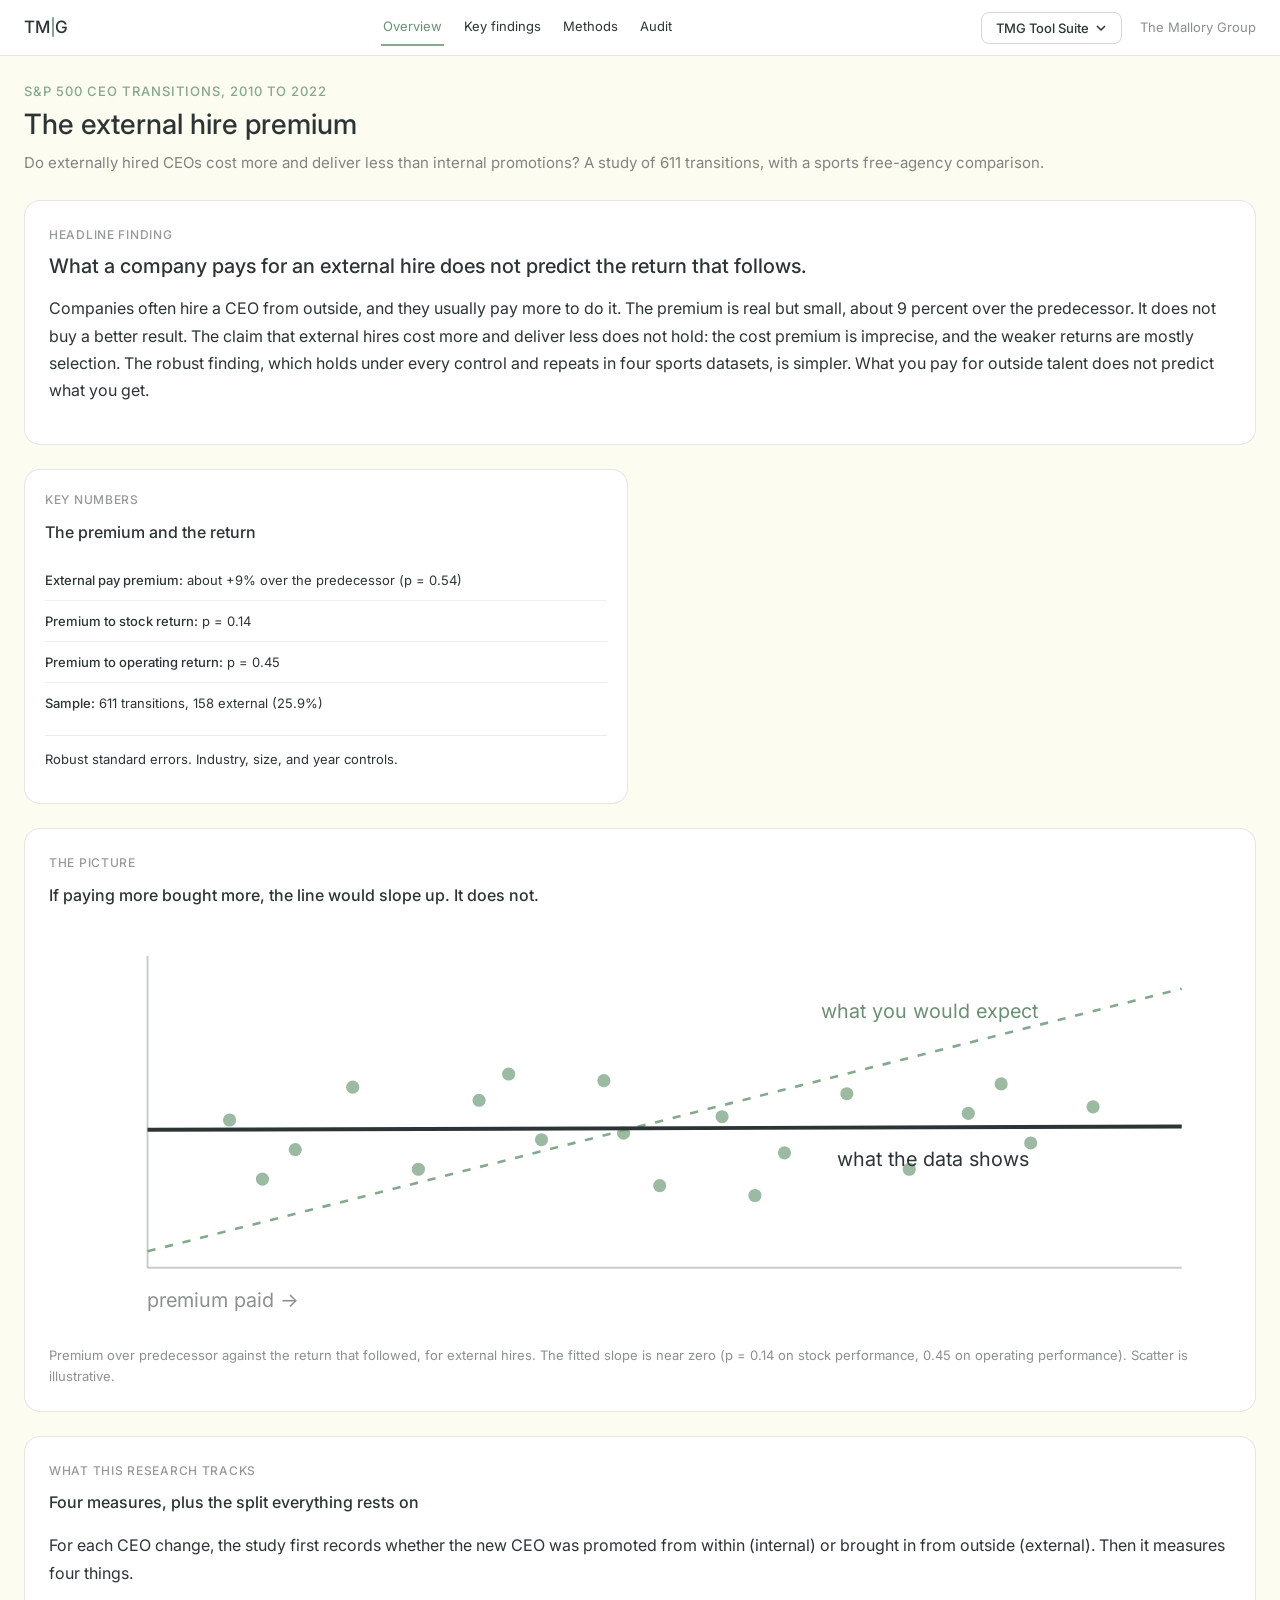
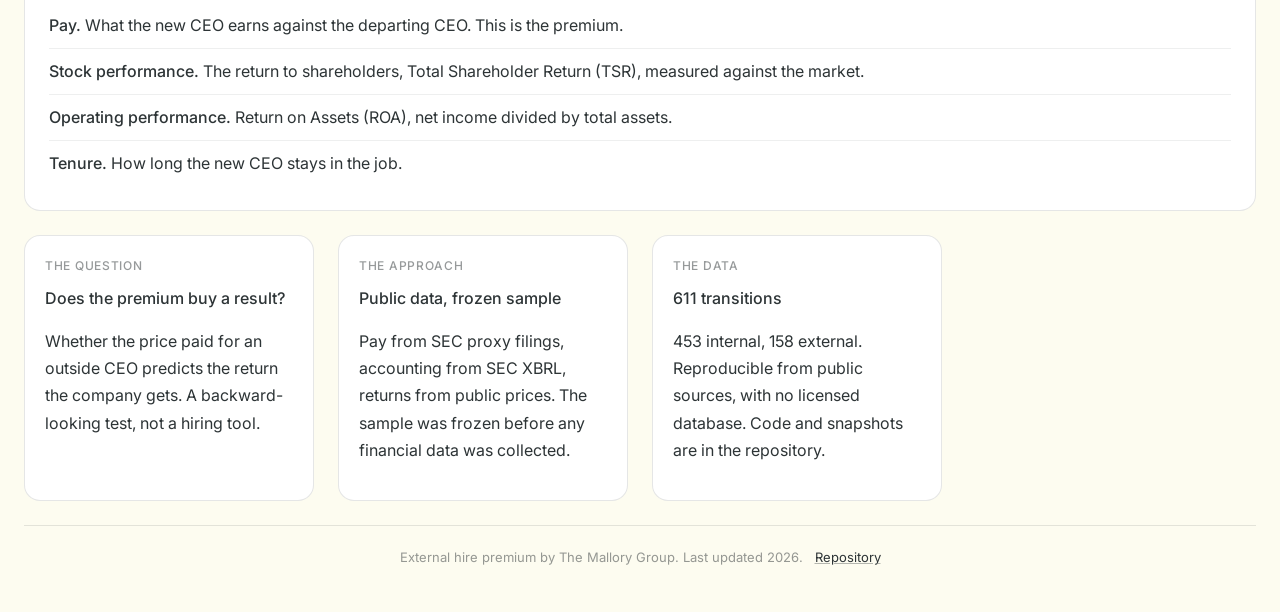
<file: site/index.html>
<!doctype html>
<html lang="en">
<head>
<meta charset="utf-8">
<meta name="viewport" content="width=device-width, initial-scale=1">
<title>External hire premium</title>
<link rel="preconnect" href="https://fonts.googleapis.com">
<link rel="preconnect" href="https://fonts.gstatic.com" crossorigin>
<link href="https://fonts.googleapis.com/css2?family=Inter:wght@400;500&display=swap" rel="stylesheet">
<link rel="stylesheet" href="https://rmallorybpc.github.io/tmg-brand-guide/dist/tmg.css">
<link rel="stylesheet" href="tmg.css">
</head>
<body>

<!-- TMG navigation -->
<nav class="tmg-nav" aria-label="Main">
  <a class="tmg-logo" href="https://rmallorybpc.github.io/external-hire-premium/" aria-label="The Mallory Group home">
    <span>TM</span><span class="tmg-logo-divider" aria-hidden="true"></span><span>G</span>
  </a>
  <div class="ehp-nav-links">
    <div class="ehp-nav-center">
      <a class="tmg-body-sm ehp-nav-link is-active" href="index.html">Overview</a>
      <a class="tmg-body-sm ehp-nav-link" href="findings.html">Key findings</a>
      <a class="tmg-body-sm ehp-nav-link" href="methods.html">Methods</a>
      <a class="tmg-body-sm ehp-nav-link" href="audit.html">Audit</a>
    </div>
    <div class="ehp-nav-meta">
      <div class="tmg-dropdown-wrap">
        <button class="tmg-dropdown-btn" id="toolBtn" aria-haspopup="true" aria-expanded="false">
          TMG Tool Suite
          <svg class="tmg-chevron" width="12" height="12" viewBox="0 0 12 12" aria-hidden="true"><path d="M2 4l4 4 4-4" stroke="currentColor" stroke-width="1.5" fill="none"/></svg>
        </button>
        <div class="tmg-dropdown-menu" id="toolMenu" role="menu">
          <a role="menuitem" target="_blank" rel="noreferrer" href="https://rmallorybpc.github.io/nhl-free-agency-research/welcome.html">NHL Free Agency Research</a>
          <a role="menuitem" target="_blank" rel="noreferrer" href="https://rmallorybpc.github.io/nflanalysis/dashboard/src/findings.html?season=2022&team_id=PHI">NFL Analysis</a>
          <a role="menuitem" target="_blank" rel="noreferrer" href="https://rmallorybpc.github.io/nba-research-project/">NBA Supermax Research</a>
          <a role="menuitem" target="_blank" rel="noreferrer" href="https://rmallorybpc.github.io/nhl-play-for-contract/">NHL Play for Contract</a>
          <a role="menuitem" target="_blank" rel="noreferrer" href="https://rmallorybpc.github.io/talent-portability-research/">Talent Portability Research</a>
          <a role="menuitem" target="_blank" rel="noreferrer" href="https://rmallorybpc.github.io/recipes/">Recipe Book</a>
          <a role="menuitem" target="_blank" rel="noreferrer" href="https://rmallorybpc.github.io/pdf-multi-agent-analysis/">PDF Multi-Agent Analysis</a>
          <a role="menuitem" target="_blank" rel="noreferrer" href="https://content-integrity-audit.pages.dev/">Content Integrity</a>
          <a role="menuitem" target="_blank" rel="noreferrer" href="https://rmallorybpc.github.io/housing-market-intel/">Housing Market Intel</a>
          <a role="menuitem" target="_blank" rel="noreferrer" href="https://rmallorybpc.github.io/real-estate-report/">Real Estate Report</a>
        </div>
      </div>
      <span class="tmg-body-sm tmg-text-muted ehp-brand-lockup">The Mallory Group</span>
    </div>
  </div>
</nav>

<div class="tmg-page">
  <div class="tmg-container">

    <header class="tmg-page-header">
      <p class="tmg-eyebrow">S&P 500 CEO transitions, 2010 to 2022</p>
      <h1 class="tmg-page-title">The external hire premium</h1>
      <p class="tmg-page-desc">Do externally hired CEOs cost more and deliver less than internal
        promotions? A study of 611 transitions, with a sports free-agency comparison.</p>
    </header>

    <div class="tmg-bento-grid">

      <!-- headline finding -->
      <section class="tmg-card-wide" aria-labelledby="hl">
        <p class="tmg-card-label">Headline finding</p>
        <h2 id="hl" class="tmg-h2">What a company pays for an external hire does not predict the
          return that follows.</h2>
        <p class="tmg-body">Companies often hire a CEO from outside, and they usually pay more to
          do it. The premium is real but small, about 9 percent over the predecessor. It does not
          buy a better result. The claim that external hires cost more and deliver less does not
          hold: the cost premium is imprecise, and the weaker returns are mostly selection. The
          robust finding, which holds under every control and repeats in four sports datasets, is
          simpler. What you pay for outside talent does not predict what you get.</p>
      </section>

      <!-- key numbers -->
      <section class="tmg-card ehp-keynumbers" aria-labelledby="kn">
        <p class="tmg-card-label">Key numbers</p>
        <h3 id="kn" class="tmg-card-title">The premium and the return</h3>
        <ul class="ehp-list tmg-body-sm">
          <li><b>External pay premium:</b> about +9% over the predecessor (p = 0.54)</li>
          <li><b>Premium to stock return:</b> p = 0.14</li>
          <li><b>Premium to operating return:</b> p = 0.45</li>
          <li><b>Sample:</b> 611 transitions, 158 external (25.9%)</li>
        </ul>
        <p class="ehp-stat tmg-text-muted">Robust standard errors. Industry, size, and year controls.</p>
      </section>

      <!-- the picture -->
      <section class="tmg-card-wide" aria-labelledby="pic">
        <p class="tmg-card-label">The picture</p>
        <h3 id="pic" class="tmg-card-title">If paying more bought more, the line would slope up. It does not.</h3>
        <svg class="ehp-chart" viewBox="0 0 720 250" role="img" aria-label="Premium paid versus return delivered. The fitted line is flat, near zero.">
          <line x1="60" y1="20" x2="60" y2="210" stroke="rgba(45,52,54,0.25)" stroke-width="1.2"/>
          <line x1="60" y1="210" x2="690" y2="210" stroke="rgba(45,52,54,0.25)" stroke-width="1.2"/>
          <text x="60" y="234" fill="rgba(45,52,54,0.55)" font-family="Inter" font-size="12">premium paid →</text>
          <text x="16" y="30" fill="rgba(45,52,54,0.55)" font-family="Inter" font-size="12" transform="rotate(-90 22,120)">return delivered →</text>
          <line x1="60" y1="200" x2="690" y2="40" stroke="#84A98C" stroke-width="1.6" stroke-dasharray="5 6"/>
          <text x="470" y="58" fill="#6B8F74" font-family="Inter" font-size="12">what you would expect</text>
          <g fill="#84A98C" opacity="0.8">
            <circle cx="110" cy="120" r="4"/><circle cx="150" cy="138" r="4"/><circle cx="185" cy="100" r="4"/>
            <circle cx="225" cy="150" r="4"/><circle cx="262" cy="108" r="4"/><circle cx="300" cy="132" r="4"/>
            <circle cx="338" cy="96" r="4"/><circle cx="372" cy="160" r="4"/><circle cx="410" cy="118" r="4"/>
            <circle cx="448" cy="140" r="4"/><circle cx="486" cy="104" r="4"/><circle cx="524" cy="150" r="4"/>
            <circle cx="560" cy="116" r="4"/><circle cx="598" cy="134" r="4"/><circle cx="636" cy="112" r="4"/>
            <circle cx="130" cy="156" r="4"/><circle cx="280" cy="92" r="4"/><circle cx="430" cy="166" r="4"/>
            <circle cx="580" cy="98" r="4"/><circle cx="350" cy="128" r="4"/>
          </g>
          <line x1="60" y1="126" x2="690" y2="124" stroke="#2D3436" stroke-width="2.4"/>
          <text x="480" y="148" fill="#2D3436" font-family="Inter" font-size="12">what the data shows</text>
        </svg>
        <p class="ehp-cap">Premium over predecessor against the return that followed, for external
          hires. The fitted slope is near zero (p = 0.14 on stock performance, 0.45 on operating
          performance). Scatter is illustrative.</p>
      </section>

      <!-- what it tracks -->
      <section class="tmg-card-wide" aria-labelledby="tr">
        <p class="tmg-card-label">What this research tracks</p>
        <h3 id="tr" class="tmg-card-title">Four measures, plus the split everything rests on</h3>
        <p class="tmg-body">For each CEO change, the study first records whether the new CEO was
          promoted from within (internal) or brought in from outside (external). Then it measures
          four things.</p>
        <ul class="ehp-list tmg-body">
          <li><b>Pay.</b> What the new CEO earns against the departing CEO. This is the premium.</li>
          <li><b>Stock performance.</b> The return to shareholders, Total Shareholder Return (TSR),
            measured against the market.</li>
          <li><b>Operating performance.</b> Return on Assets (ROA), net income divided by total assets.</li>
          <li><b>Tenure.</b> How long the new CEO stays in the job.</li>
        </ul>
      </section>

      <!-- question / approach / data -->
      <section class="tmg-card" aria-labelledby="q1">
        <p class="tmg-card-label">The question</p>
        <h3 id="q1" class="tmg-card-title">Does the premium buy a result?</h3>
        <p class="tmg-body">Whether the price paid for an outside CEO predicts the return the company
          gets. A backward-looking test, not a hiring tool.</p>
      </section>
      <section class="tmg-card" aria-labelledby="q2">
        <p class="tmg-card-label">The approach</p>
        <h3 id="q2" class="tmg-card-title">Public data, frozen sample</h3>
        <p class="tmg-body">Pay from SEC proxy filings, accounting from SEC XBRL, returns from public
          prices. The sample was frozen before any financial data was collected.</p>
      </section>
      <section class="tmg-card" aria-labelledby="q3">
        <p class="tmg-card-label">The data</p>
        <h3 id="q3" class="tmg-card-title">611 transitions</h3>
        <p class="tmg-body">453 internal, 158 external. Reproducible from public sources, with no
          licensed database. Code and snapshots are in the repository.</p>
      </section>

    </div>

    <footer class="tmg-footer">
      External hire premium by The Mallory Group. Last updated 2026.
      <a href="https://github.com/rmallorybpc/external-hire-premium" target="_blank" rel="noreferrer">Repository</a>
    </footer>

  </div>
</div>

<script>
  var btn = document.getElementById('toolBtn');
  var menu = document.getElementById('toolMenu');
  btn.addEventListener('click', function (e) {
    e.stopPropagation();
    var open = menu.classList.toggle('open');
    btn.classList.toggle('open', open);
    btn.setAttribute('aria-expanded', open ? 'true' : 'false');
  });
  document.addEventListener('click', function () {
    menu.classList.remove('open'); btn.classList.remove('open');
    btn.setAttribute('aria-expanded', 'false');
  });
</script>
</body>
</html>
</file>
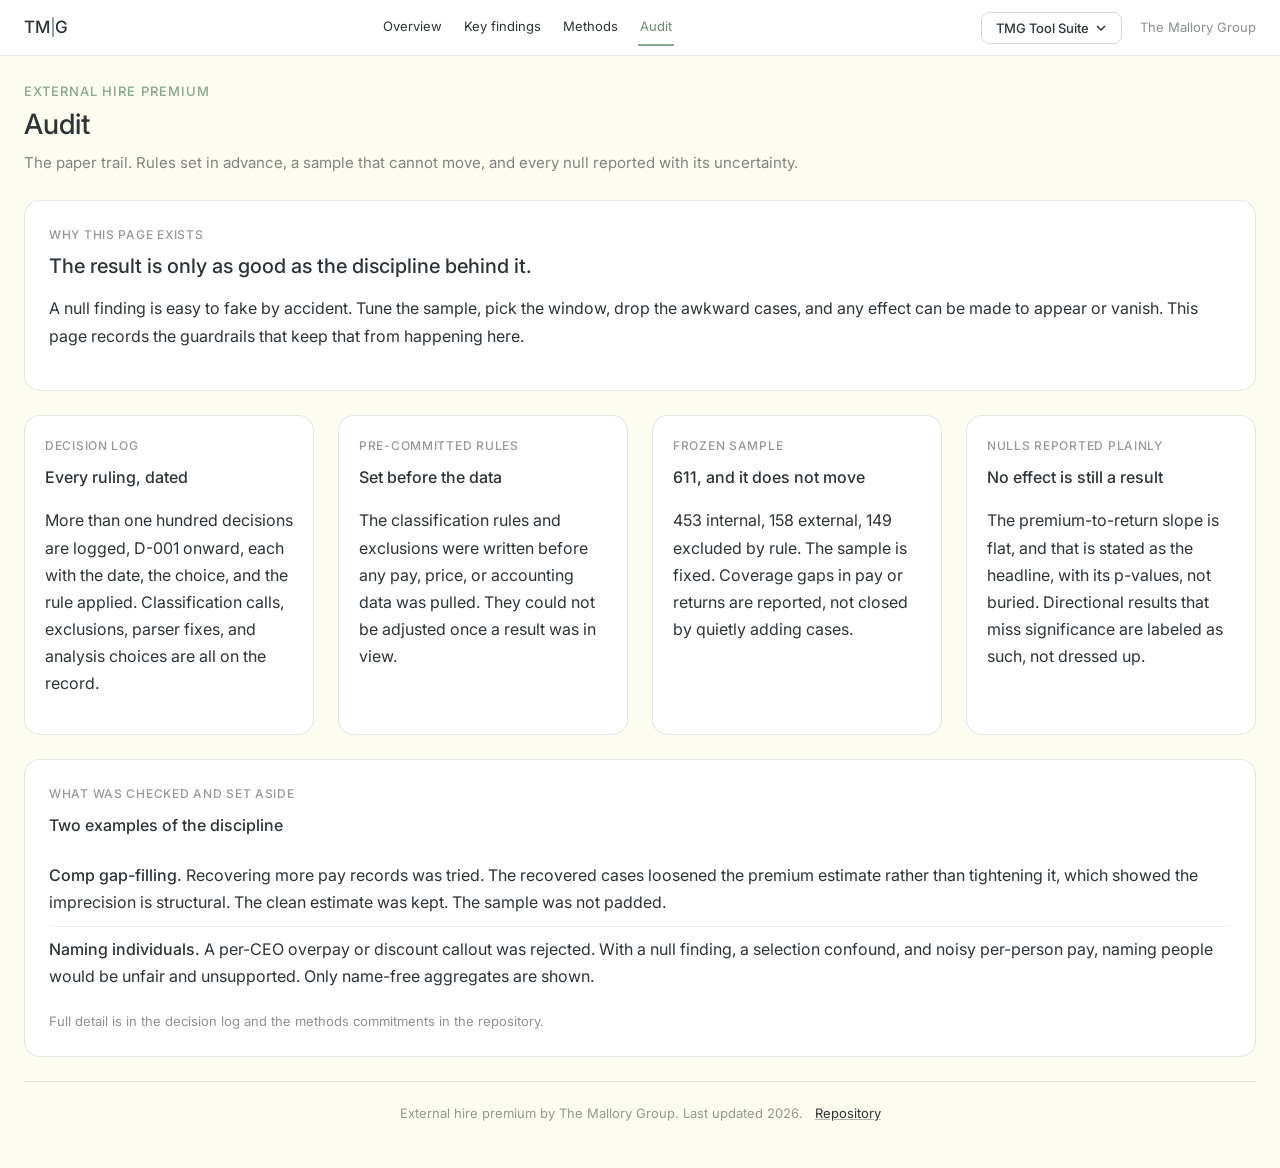
<file: site/audit.html>
<!doctype html>
<html lang="en">
<head>
<meta charset="utf-8">
<meta name="viewport" content="width=device-width, initial-scale=1">
<title>Audit | External hire premium</title>
<link rel="preconnect" href="https://fonts.googleapis.com">
<link rel="preconnect" href="https://fonts.gstatic.com" crossorigin>
<link href="https://fonts.googleapis.com/css2?family=Inter:wght@400;500&display=swap" rel="stylesheet">
<link rel="stylesheet" href="https://rmallorybpc.github.io/tmg-brand-guide/dist/tmg.css">
<link rel="stylesheet" href="tmg.css">
</head>
<body>

<nav class="tmg-nav" aria-label="Main">
  <a class="tmg-logo" href="index.html" aria-label="The Mallory Group home">
    <span>TM</span><span class="tmg-logo-divider" aria-hidden="true"></span><span>G</span>
  </a>
  <div class="ehp-nav-links">
    <div class="ehp-nav-center">
      <a class="tmg-body-sm ehp-nav-link" href="index.html">Overview</a>
      <a class="tmg-body-sm ehp-nav-link" href="findings.html">Key findings</a>
      <a class="tmg-body-sm ehp-nav-link" href="methods.html">Methods</a>
      <a class="tmg-body-sm ehp-nav-link is-active" href="audit.html">Audit</a>
    </div>
    <div class="ehp-nav-meta">
      <div class="tmg-dropdown-wrap">
        <button class="tmg-dropdown-btn" id="toolBtn" aria-haspopup="true" aria-expanded="false">
          TMG Tool Suite
          <svg class="tmg-chevron" width="12" height="12" viewBox="0 0 12 12" aria-hidden="true"><path d="M2 4l4 4 4-4" stroke="currentColor" stroke-width="1.5" fill="none"/></svg>
        </button>
        <div class="tmg-dropdown-menu" id="toolMenu" role="menu">
          <a role="menuitem" target="_blank" rel="noreferrer" href="https://rmallorybpc.github.io/nhl-free-agency-research/welcome.html">NHL Free Agency Research</a>
          <a role="menuitem" target="_blank" rel="noreferrer" href="https://rmallorybpc.github.io/nflanalysis/dashboard/src/findings.html?season=2022&team_id=PHI">NFL Analysis</a>
          <a role="menuitem" target="_blank" rel="noreferrer" href="https://rmallorybpc.github.io/nba-research-project/">NBA Supermax Research</a>
          <a role="menuitem" target="_blank" rel="noreferrer" href="https://rmallorybpc.github.io/nhl-play-for-contract/">NHL Play for Contract</a>
          <a role="menuitem" target="_blank" rel="noreferrer" href="https://rmallorybpc.github.io/talent-portability-research/">Talent Portability Research</a>
          <a role="menuitem" target="_blank" rel="noreferrer" href="https://rmallorybpc.github.io/recipes/">Recipe Book</a>
          <a role="menuitem" target="_blank" rel="noreferrer" href="https://rmallorybpc.github.io/pdf-multi-agent-analysis/">PDF Multi-Agent Analysis</a>
          <a role="menuitem" target="_blank" rel="noreferrer" href="https://content-integrity-audit.pages.dev/">Content Integrity</a>
          <a role="menuitem" target="_blank" rel="noreferrer" href="https://rmallorybpc.github.io/housing-market-intel/">Housing Market Intel</a>
          <a role="menuitem" target="_blank" rel="noreferrer" href="https://rmallorybpc.github.io/real-estate-report/">Real Estate Report</a>
        </div>
      </div>
      <span class="tmg-body-sm tmg-text-muted ehp-brand-lockup">The Mallory Group</span>
    </div>
  </div>
</nav>

<div class="tmg-page"><div class="tmg-container">

    <header class="tmg-page-header">
      <p class="tmg-eyebrow">External hire premium</p>
      <h1 class="tmg-page-title">Audit</h1>
      <p class="tmg-page-desc">The paper trail. Rules set in advance, a sample that cannot move, and
        every null reported with its uncertainty.</p>
    </header>

    <div class="tmg-bento-grid">

      <section class="tmg-card-wide" aria-labelledby="a0">
        <p class="tmg-card-label">Why this page exists</p>
        <h2 id="a0" class="tmg-h2">The result is only as good as the discipline behind it.</h2>
        <p class="tmg-body">A null finding is easy to fake by accident. Tune the sample, pick the
          window, drop the awkward cases, and any effect can be made to appear or vanish. This page
          records the guardrails that keep that from happening here.</p>
      </section>

      <section class="tmg-card" aria-labelledby="a1">
        <p class="tmg-card-label">Decision log</p>
        <h3 id="a1" class="tmg-card-title">Every ruling, dated</h3>
        <p class="tmg-body">More than one hundred decisions are logged, D-001 onward, each with the
          date, the choice, and the rule applied. Classification calls, exclusions, parser fixes,
          and analysis choices are all on the record.</p>
      </section>

      <section class="tmg-card" aria-labelledby="a2">
        <p class="tmg-card-label">Pre-committed rules</p>
        <h3 id="a2" class="tmg-card-title">Set before the data</h3>
        <p class="tmg-body">The classification rules and exclusions were written before any pay,
          price, or accounting data was pulled. They could not be adjusted once a result was in view.</p>
      </section>

      <section class="tmg-card" aria-labelledby="a3">
        <p class="tmg-card-label">Frozen sample</p>
        <h3 id="a3" class="tmg-card-title">611, and it does not move</h3>
        <p class="tmg-body">453 internal, 158 external, 149 excluded by rule. The sample is fixed.
          Coverage gaps in pay or returns are reported, not closed by quietly adding cases.</p>
      </section>

      <section class="tmg-card" aria-labelledby="a4">
        <p class="tmg-card-label">Nulls reported plainly</p>
        <h3 id="a4" class="tmg-card-title">No effect is still a result</h3>
        <p class="tmg-body">The premium-to-return slope is flat, and that is stated as the
          headline, with its p-values, not buried. Directional results that miss significance are
          labeled as such, not dressed up.</p>
      </section>

      <section class="tmg-card-wide" aria-labelledby="a5">
        <p class="tmg-card-label">What was checked and set aside</p>
        <h3 id="a5" class="tmg-card-title">Two examples of the discipline</h3>
        <ul class="ehp-list tmg-body">
          <li><b>Comp gap-filling.</b> Recovering more pay records was tried. The recovered cases
            loosened the premium estimate rather than tightening it, which showed the imprecision is
            structural. The clean estimate was kept. The sample was not padded.</li>
          <li><b>Naming individuals.</b> A per-CEO overpay or discount callout was rejected. With a
            null finding, a selection confound, and noisy per-person pay, naming people would be
            unfair and unsupported. Only name-free aggregates are shown.</li>
        </ul>
        <p class="ehp-cap">Full detail is in the decision log and the methods commitments in the
          repository.</p>
      </section>

    </div>

  <footer class="tmg-footer">
    External hire premium by The Mallory Group. Last updated 2026.
    <a href="https://github.com/rmallorybpc/external-hire-premium" target="_blank" rel="noreferrer">Repository</a>
  </footer>
</div></div>

<script>
  var btn = document.getElementById('toolBtn');
  var menu = document.getElementById('toolMenu');
  btn.addEventListener('click', function (e) {
    e.stopPropagation();
    var open = menu.classList.toggle('open');
    btn.classList.toggle('open', open);
    btn.setAttribute('aria-expanded', open ? 'true' : 'false');
  });
  document.addEventListener('click', function () {
    menu.classList.remove('open'); btn.classList.remove('open');
    btn.setAttribute('aria-expanded', 'false');
  });
</script>
</body>
</html>
</file>
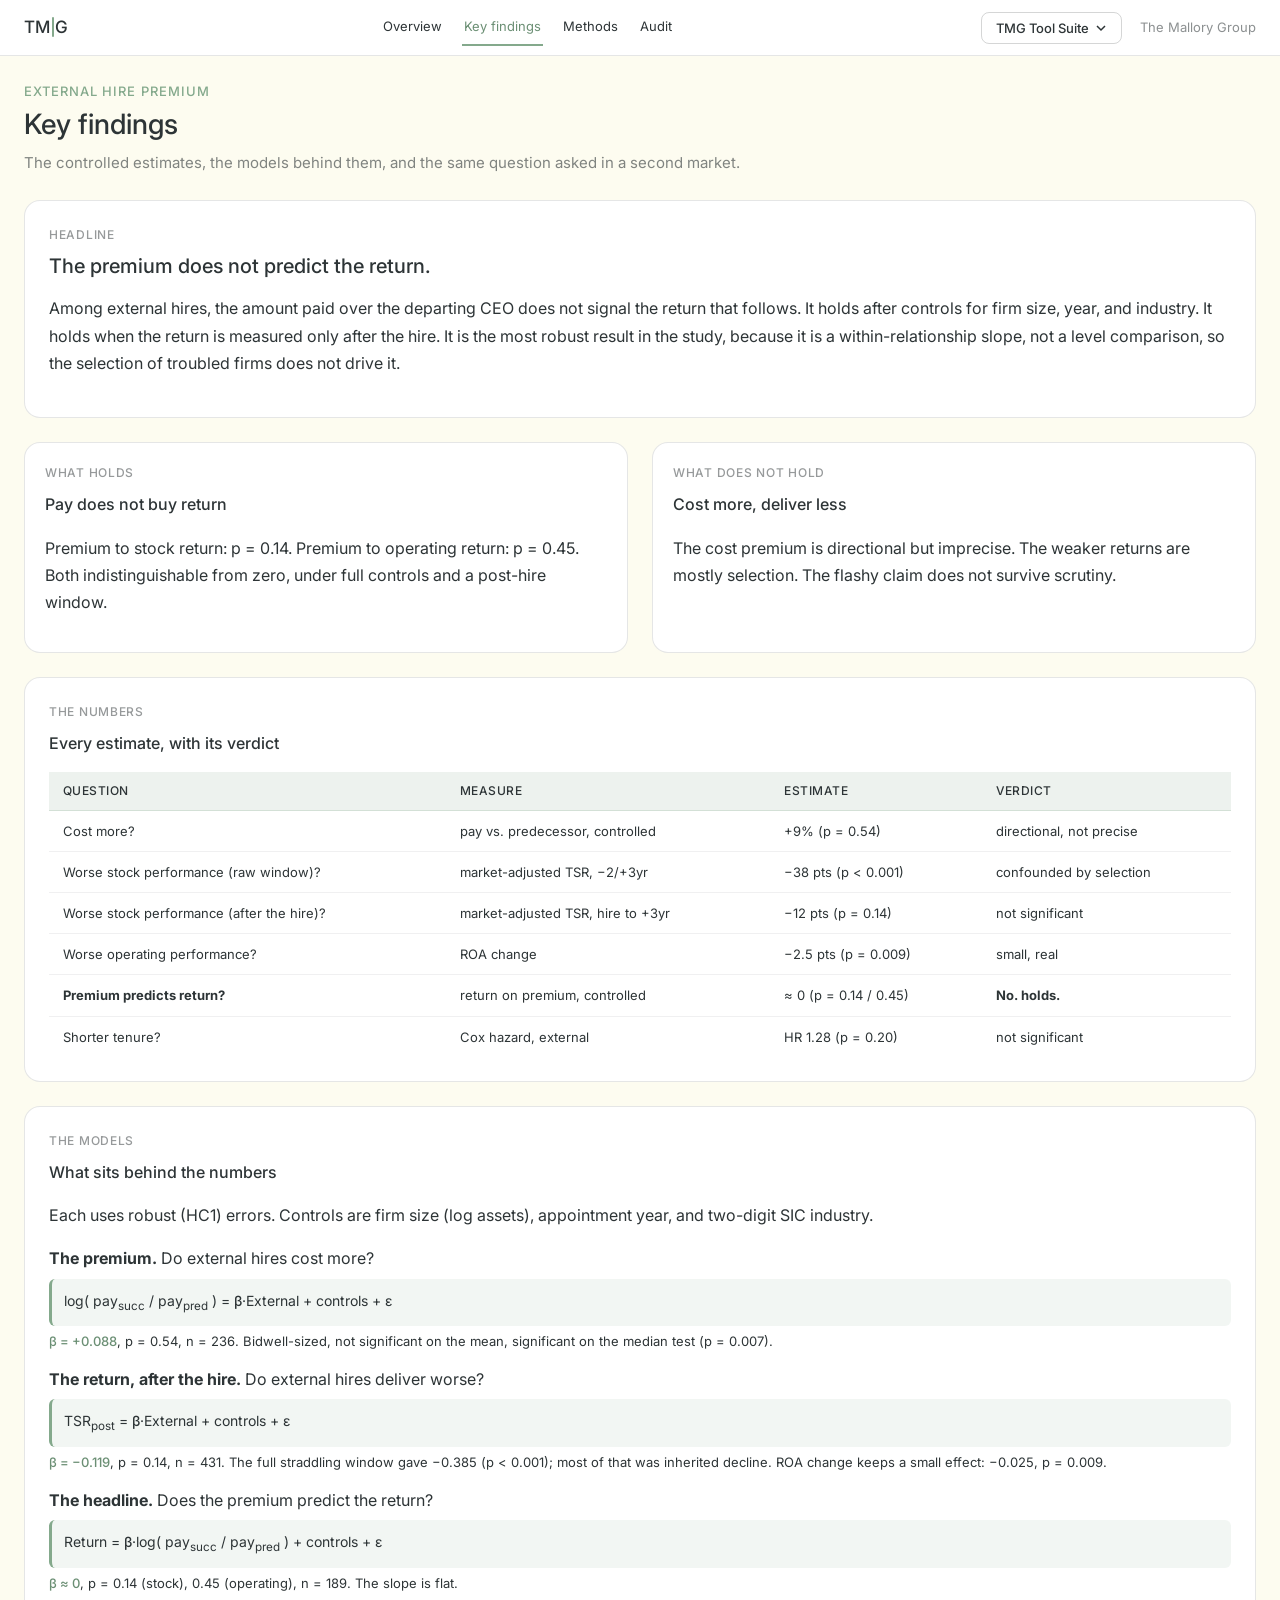
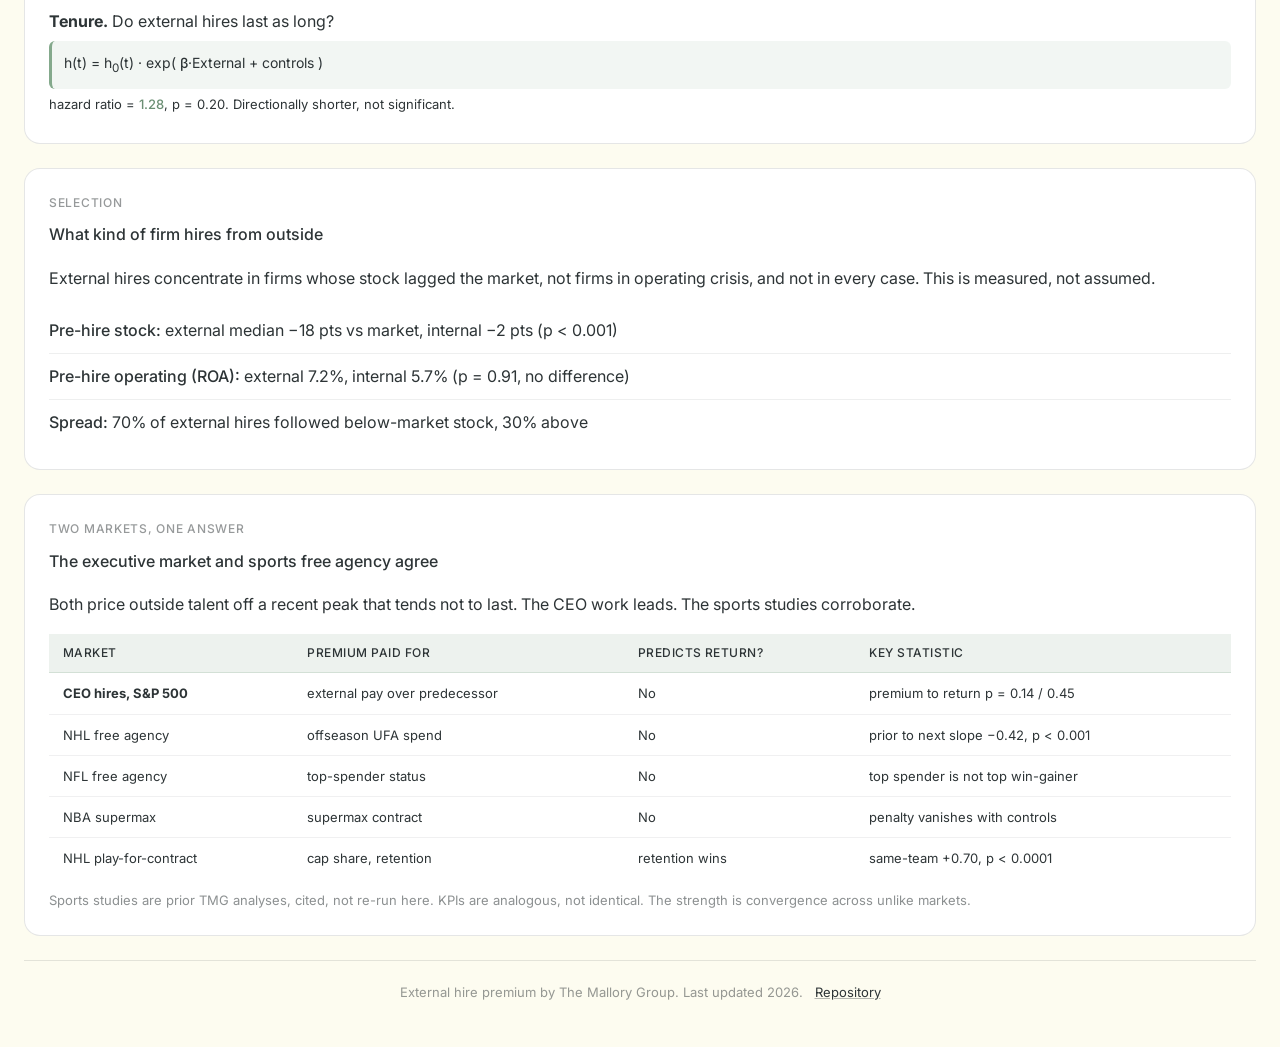
<file: site/findings.html>
<!doctype html>
<html lang="en">
<head>
<meta charset="utf-8">
<meta name="viewport" content="width=device-width, initial-scale=1">
<title>Key findings | External hire premium</title>
<link rel="preconnect" href="https://fonts.googleapis.com">
<link rel="preconnect" href="https://fonts.gstatic.com" crossorigin>
<link href="https://fonts.googleapis.com/css2?family=Inter:wght@400;500&display=swap" rel="stylesheet">
<link rel="stylesheet" href="https://rmallorybpc.github.io/tmg-brand-guide/dist/tmg.css">
<link rel="stylesheet" href="tmg.css">
</head>
<body>

<nav class="tmg-nav" aria-label="Main">
  <a class="tmg-logo" href="index.html" aria-label="The Mallory Group home">
    <span>TM</span><span class="tmg-logo-divider" aria-hidden="true"></span><span>G</span>
  </a>
  <div class="ehp-nav-links">
    <div class="ehp-nav-center">
      <a class="tmg-body-sm ehp-nav-link" href="index.html">Overview</a>
      <a class="tmg-body-sm ehp-nav-link is-active" href="findings.html">Key findings</a>
      <a class="tmg-body-sm ehp-nav-link" href="methods.html">Methods</a>
      <a class="tmg-body-sm ehp-nav-link" href="audit.html">Audit</a>
    </div>
    <div class="ehp-nav-meta">
      <div class="tmg-dropdown-wrap">
        <button class="tmg-dropdown-btn" id="toolBtn" aria-haspopup="true" aria-expanded="false">
          TMG Tool Suite
          <svg class="tmg-chevron" width="12" height="12" viewBox="0 0 12 12" aria-hidden="true"><path d="M2 4l4 4 4-4" stroke="currentColor" stroke-width="1.5" fill="none"/></svg>
        </button>
        <div class="tmg-dropdown-menu" id="toolMenu" role="menu">
          <a role="menuitem" target="_blank" rel="noreferrer" href="https://rmallorybpc.github.io/nhl-free-agency-research/welcome.html">NHL Free Agency Research</a>
          <a role="menuitem" target="_blank" rel="noreferrer" href="https://rmallorybpc.github.io/nflanalysis/dashboard/src/findings.html?season=2022&team_id=PHI">NFL Analysis</a>
          <a role="menuitem" target="_blank" rel="noreferrer" href="https://rmallorybpc.github.io/nba-research-project/">NBA Supermax Research</a>
          <a role="menuitem" target="_blank" rel="noreferrer" href="https://rmallorybpc.github.io/nhl-play-for-contract/">NHL Play for Contract</a>
          <a role="menuitem" target="_blank" rel="noreferrer" href="https://rmallorybpc.github.io/talent-portability-research/">Talent Portability Research</a>
          <a role="menuitem" target="_blank" rel="noreferrer" href="https://rmallorybpc.github.io/recipes/">Recipe Book</a>
          <a role="menuitem" target="_blank" rel="noreferrer" href="https://rmallorybpc.github.io/pdf-multi-agent-analysis/">PDF Multi-Agent Analysis</a>
          <a role="menuitem" target="_blank" rel="noreferrer" href="https://content-integrity-audit.pages.dev/">Content Integrity</a>
          <a role="menuitem" target="_blank" rel="noreferrer" href="https://rmallorybpc.github.io/housing-market-intel/">Housing Market Intel</a>
          <a role="menuitem" target="_blank" rel="noreferrer" href="https://rmallorybpc.github.io/real-estate-report/">Real Estate Report</a>
        </div>
      </div>
      <span class="tmg-body-sm tmg-text-muted ehp-brand-lockup">The Mallory Group</span>
    </div>
  </div>
</nav>

<div class="tmg-page"><div class="tmg-container">

    <header class="tmg-page-header">
      <p class="tmg-eyebrow">External hire premium</p>
      <h1 class="tmg-page-title">Key findings</h1>
      <p class="tmg-page-desc">The controlled estimates, the models behind them, and the same
        question asked in a second market.</p>
    </header>

    <div class="tmg-bento-grid">

      <section class="tmg-card-wide" aria-labelledby="f0">
        <p class="tmg-card-label">Headline</p>
        <h2 id="f0" class="tmg-h2">The premium does not predict the return.</h2>
        <p class="tmg-body">Among external hires, the amount paid over the departing CEO does not
          signal the return that follows. It holds after controls for firm size, year, and
          industry. It holds when the return is measured only after the hire. It is the most
          robust result in the study, because it is a within-relationship slope, not a level
          comparison, so the selection of troubled firms does not drive it.</p>
      </section>

      <section class="tmg-card ehp-findings-focus" aria-labelledby="f1">
        <p class="tmg-card-label">What holds</p>
        <h3 id="f1" class="tmg-card-title">Pay does not buy return</h3>
        <p class="tmg-body">Premium to stock return: p = 0.14. Premium to operating return:
          p = 0.45. Both indistinguishable from zero, under full controls and a post-hire window.</p>
      </section>

      <section class="tmg-card ehp-findings-focus" aria-labelledby="f2">
        <p class="tmg-card-label">What does not hold</p>
        <h3 id="f2" class="tmg-card-title">Cost more, deliver less</h3>
        <p class="tmg-body">The cost premium is directional but imprecise. The weaker returns are
          mostly selection. The flashy claim does not survive scrutiny.</p>
      </section>

      <section class="tmg-card-wide" aria-labelledby="f3">
        <p class="tmg-card-label">The numbers</p>
        <h3 id="f3" class="tmg-card-title">Every estimate, with its verdict</h3>
        <table class="tmg-table">
          <thead><tr><th scope="col">Question</th><th scope="col">Measure</th><th scope="col">Estimate</th><th scope="col">Verdict</th></tr></thead>
          <tbody>
            <tr><td>Cost more?</td><td>pay vs. predecessor, controlled</td><td>+9% (p = 0.54)</td><td>directional, not precise</td></tr>
            <tr><td>Worse stock performance (raw window)?</td><td>market-adjusted TSR, &#8722;2/+3yr</td><td>&#8722;38 pts (p &lt; 0.001)</td><td>confounded by selection</td></tr>
            <tr><td>Worse stock performance (after the hire)?</td><td>market-adjusted TSR, hire to +3yr</td><td>&#8722;12 pts (p = 0.14)</td><td>not significant</td></tr>
            <tr><td>Worse operating performance?</td><td>ROA change</td><td>&#8722;2.5 pts (p = 0.009)</td><td>small, real</td></tr>
            <tr><td><b>Premium predicts return?</b></td><td>return on premium, controlled</td><td>&#8776; 0 (p = 0.14 / 0.45)</td><td><b>No. holds.</b></td></tr>
            <tr><td>Shorter tenure?</td><td>Cox hazard, external</td><td>HR 1.28 (p = 0.20)</td><td>not significant</td></tr>
          </tbody>
        </table>
      </section>

      <section class="tmg-card-wide" aria-labelledby="f4">
        <p class="tmg-card-label">The models</p>
        <h3 id="f4" class="tmg-card-title">What sits behind the numbers</h3>
        <p class="tmg-body">Each uses robust (HC1) errors. Controls are firm size (log assets),
          appointment year, and two-digit SIC industry.</p>

        <p class="tmg-body" style="margin-bottom:2px"><b>The premium.</b> Do external hires cost more?</p>
        <div class="ehp-eq">log( pay<sub>succ</sub> / pay<sub>pred</sub> ) = <b>&#946;</b>&#183;External + controls + &#949;</div>
        <p class="ehp-res"><b>&#946; = +0.088</b>, p = 0.54, n = 236. Bidwell-sized, not significant on the mean, significant on the median test (p = 0.007).</p>

        <p class="tmg-body" style="margin:14px 0 2px"><b>The return, after the hire.</b> Do external hires deliver worse?</p>
        <div class="ehp-eq">TSR<sub>post</sub> = <b>&#946;</b>&#183;External + controls + &#949;</div>
        <p class="ehp-res"><b>&#946; = &#8722;0.119</b>, p = 0.14, n = 431. The full straddling window gave &#8722;0.385 (p &lt; 0.001); most of that was inherited decline. ROA change keeps a small effect: &#8722;0.025, p = 0.009.</p>

        <p class="tmg-body" style="margin:14px 0 2px"><b>The headline.</b> Does the premium predict the return?</p>
        <div class="ehp-eq">Return = <b>&#946;</b>&#183;log( pay<sub>succ</sub> / pay<sub>pred</sub> ) + controls + &#949;</div>
        <p class="ehp-res"><b>&#946; &#8776; 0</b>, p = 0.14 (stock), 0.45 (operating), n = 189. The slope is flat.</p>

        <p class="tmg-body" style="margin:14px 0 2px"><b>Tenure.</b> Do external hires last as long?</p>
        <div class="ehp-eq">h(t) = h<sub>0</sub>(t) &#183; exp( <b>&#946;</b>&#183;External + controls )</div>
        <p class="ehp-res">hazard ratio = <b>1.28</b>, p = 0.20. Directionally shorter, not significant.</p>
      </section>

      <section class="tmg-card-wide" aria-labelledby="f5">
        <p class="tmg-card-label">Selection</p>
        <h3 id="f5" class="tmg-card-title">What kind of firm hires from outside</h3>
        <p class="tmg-body">External hires concentrate in firms whose stock lagged the market, not
          firms in operating crisis, and not in every case. This is measured, not assumed.</p>
        <ul class="ehp-list tmg-body">
          <li><b>Pre-hire stock:</b> external median &#8722;18 pts vs market, internal &#8722;2 pts (p &lt; 0.001)</li>
          <li><b>Pre-hire operating (ROA):</b> external 7.2%, internal 5.7% (p = 0.91, no difference)</li>
          <li><b>Spread:</b> 70% of external hires followed below-market stock, 30% above</li>
        </ul>
      </section>

      <section class="tmg-card-wide" aria-labelledby="f6">
        <p class="tmg-card-label">Two markets, one answer</p>
        <h3 id="f6" class="tmg-card-title">The executive market and sports free agency agree</h3>
        <p class="tmg-body">Both price outside talent off a recent peak that tends not to last. The
          CEO work leads. The sports studies corroborate.</p>
        <table class="tmg-table">
          <thead><tr><th scope="col">Market</th><th scope="col">Premium paid for</th><th scope="col">Predicts return?</th><th scope="col">Key statistic</th></tr></thead>
          <tbody>
            <tr><td><b>CEO hires, S&P 500</b></td><td>external pay over predecessor</td><td>No</td><td>premium to return p = 0.14 / 0.45</td></tr>
            <tr><td>NHL free agency</td><td>offseason UFA spend</td><td>No</td><td>prior to next slope &#8722;0.42, p &lt; 0.001</td></tr>
            <tr><td>NFL free agency</td><td>top-spender status</td><td>No</td><td>top spender is not top win-gainer</td></tr>
            <tr><td>NBA supermax</td><td>supermax contract</td><td>No</td><td>penalty vanishes with controls</td></tr>
            <tr><td>NHL play-for-contract</td><td>cap share, retention</td><td>retention wins</td><td>same-team +0.70, p &lt; 0.0001</td></tr>
          </tbody>
        </table>
        <p class="ehp-cap">Sports studies are prior TMG analyses, cited, not re-run here. KPIs are
          analogous, not identical. The strength is convergence across unlike markets.</p>
      </section>

    </div>

  <footer class="tmg-footer">
    External hire premium by The Mallory Group. Last updated 2026.
    <a href="https://github.com/rmallorybpc/external-hire-premium" target="_blank" rel="noreferrer">Repository</a>
  </footer>
</div></div>

<script>
  var btn = document.getElementById('toolBtn');
  var menu = document.getElementById('toolMenu');
  btn.addEventListener('click', function (e) {
    e.stopPropagation();
    var open = menu.classList.toggle('open');
    btn.classList.toggle('open', open);
    btn.setAttribute('aria-expanded', open ? 'true' : 'false');
  });
  document.addEventListener('click', function () {
    menu.classList.remove('open'); btn.classList.remove('open');
    btn.setAttribute('aria-expanded', 'false');
  });
</script>
</body>
</html>
</file>
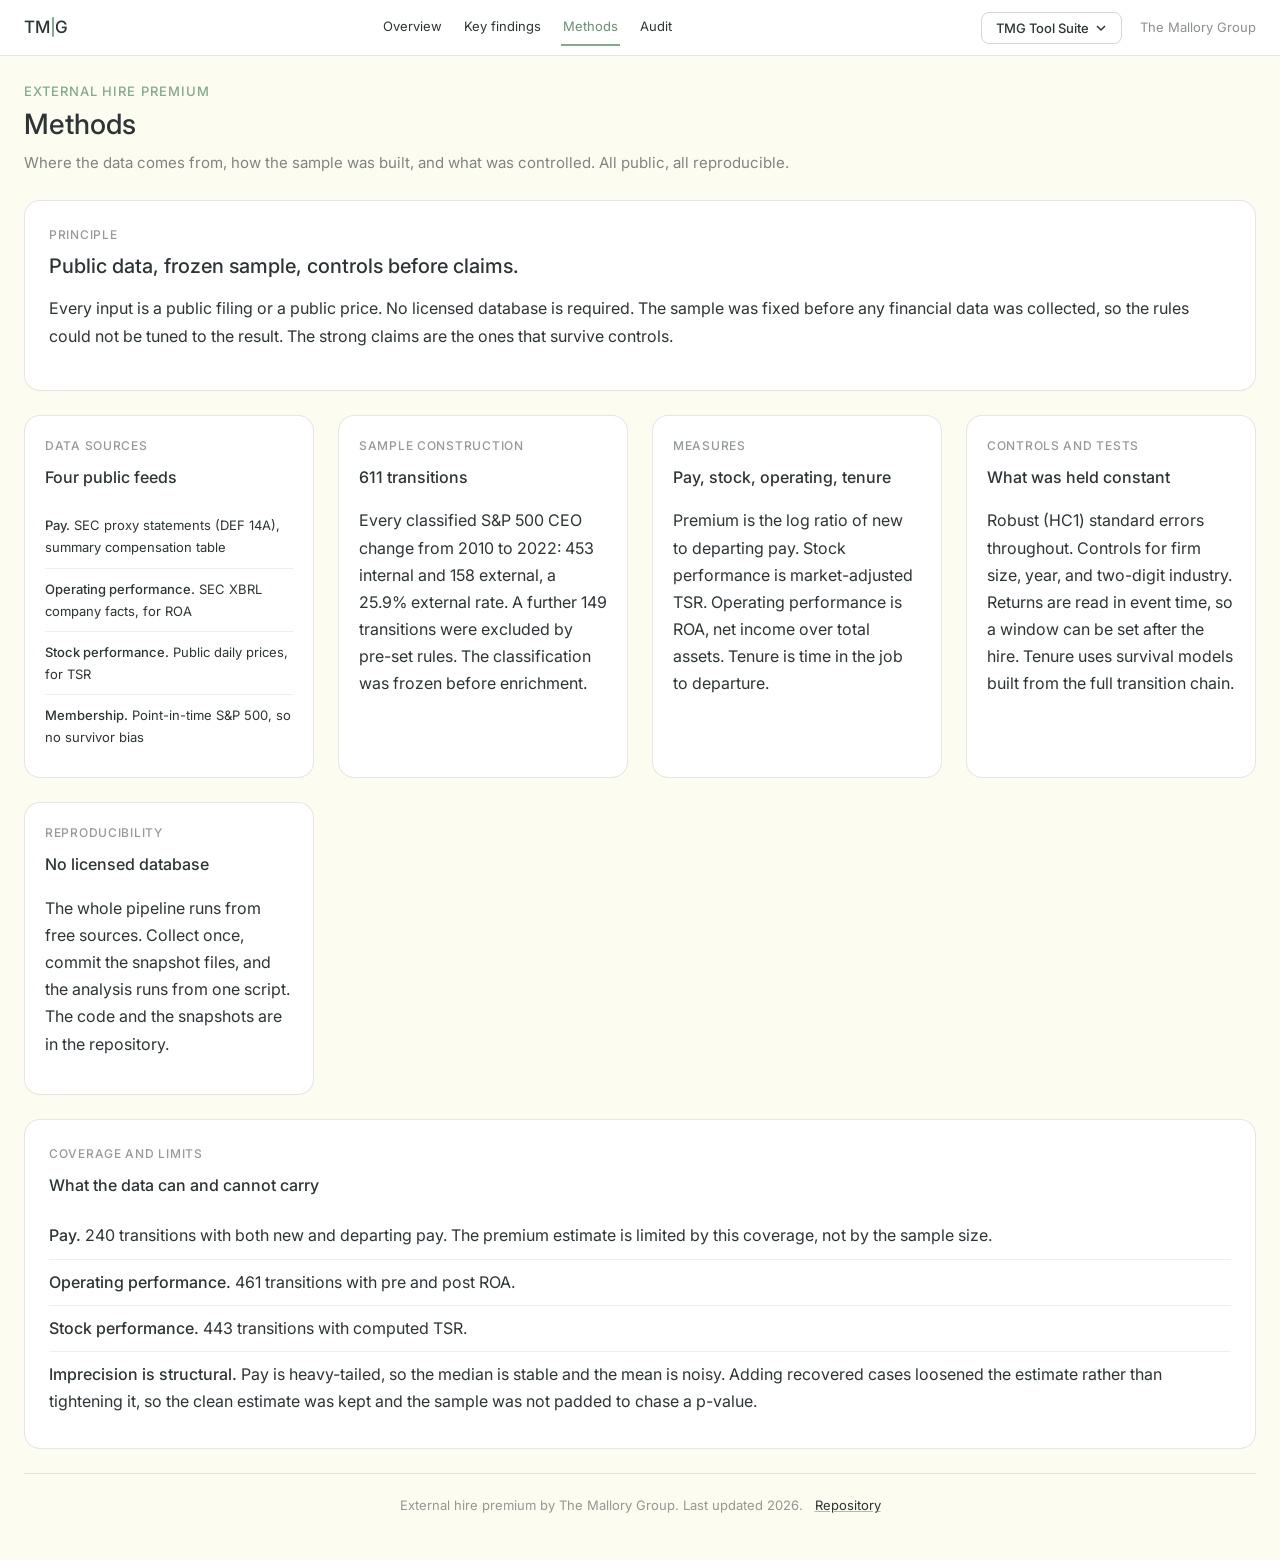
<file: site/methods.html>
<!doctype html>
<html lang="en">
<head>
<meta charset="utf-8">
<meta name="viewport" content="width=device-width, initial-scale=1">
<title>Methods | External hire premium</title>
<link rel="preconnect" href="https://fonts.googleapis.com">
<link rel="preconnect" href="https://fonts.gstatic.com" crossorigin>
<link href="https://fonts.googleapis.com/css2?family=Inter:wght@400;500&display=swap" rel="stylesheet">
<link rel="stylesheet" href="https://rmallorybpc.github.io/tmg-brand-guide/dist/tmg.css">
<link rel="stylesheet" href="tmg.css">
</head>
<body>

<nav class="tmg-nav" aria-label="Main">
  <a class="tmg-logo" href="index.html" aria-label="The Mallory Group home">
    <span>TM</span><span class="tmg-logo-divider" aria-hidden="true"></span><span>G</span>
  </a>
  <div class="ehp-nav-links">
    <div class="ehp-nav-center">
      <a class="tmg-body-sm ehp-nav-link" href="index.html">Overview</a>
      <a class="tmg-body-sm ehp-nav-link" href="findings.html">Key findings</a>
      <a class="tmg-body-sm ehp-nav-link is-active" href="methods.html">Methods</a>
      <a class="tmg-body-sm ehp-nav-link" href="audit.html">Audit</a>
    </div>
    <div class="ehp-nav-meta">
      <div class="tmg-dropdown-wrap">
        <button class="tmg-dropdown-btn" id="toolBtn" aria-haspopup="true" aria-expanded="false">
          TMG Tool Suite
          <svg class="tmg-chevron" width="12" height="12" viewBox="0 0 12 12" aria-hidden="true"><path d="M2 4l4 4 4-4" stroke="currentColor" stroke-width="1.5" fill="none"/></svg>
        </button>
        <div class="tmg-dropdown-menu" id="toolMenu" role="menu">
          <a role="menuitem" target="_blank" rel="noreferrer" href="https://rmallorybpc.github.io/nhl-free-agency-research/welcome.html">NHL Free Agency Research</a>
          <a role="menuitem" target="_blank" rel="noreferrer" href="https://rmallorybpc.github.io/nflanalysis/dashboard/src/findings.html?season=2022&team_id=PHI">NFL Analysis</a>
          <a role="menuitem" target="_blank" rel="noreferrer" href="https://rmallorybpc.github.io/nba-research-project/">NBA Supermax Research</a>
          <a role="menuitem" target="_blank" rel="noreferrer" href="https://rmallorybpc.github.io/nhl-play-for-contract/">NHL Play for Contract</a>
          <a role="menuitem" target="_blank" rel="noreferrer" href="https://rmallorybpc.github.io/talent-portability-research/">Talent Portability Research</a>
          <a role="menuitem" target="_blank" rel="noreferrer" href="https://rmallorybpc.github.io/recipes/">Recipe Book</a>
          <a role="menuitem" target="_blank" rel="noreferrer" href="https://rmallorybpc.github.io/pdf-multi-agent-analysis/">PDF Multi-Agent Analysis</a>
          <a role="menuitem" target="_blank" rel="noreferrer" href="https://content-integrity-audit.pages.dev/">Content Integrity</a>
          <a role="menuitem" target="_blank" rel="noreferrer" href="https://rmallorybpc.github.io/housing-market-intel/">Housing Market Intel</a>
          <a role="menuitem" target="_blank" rel="noreferrer" href="https://rmallorybpc.github.io/real-estate-report/">Real Estate Report</a>
        </div>
      </div>
      <span class="tmg-body-sm tmg-text-muted ehp-brand-lockup">The Mallory Group</span>
    </div>
  </div>
</nav>

<div class="tmg-page"><div class="tmg-container">

    <header class="tmg-page-header">
      <p class="tmg-eyebrow">External hire premium</p>
      <h1 class="tmg-page-title">Methods</h1>
      <p class="tmg-page-desc">Where the data comes from, how the sample was built, and what was
        controlled. All public, all reproducible.</p>
    </header>

    <div class="tmg-bento-grid">

      <section class="tmg-card-wide" aria-labelledby="m0">
        <p class="tmg-card-label">Principle</p>
        <h2 id="m0" class="tmg-h2">Public data, frozen sample, controls before claims.</h2>
        <p class="tmg-body">Every input is a public filing or a public price. No licensed database
          is required. The sample was fixed before any financial data was collected, so the rules
          could not be tuned to the result. The strong claims are the ones that survive controls.</p>
      </section>

      <section class="tmg-card" aria-labelledby="m1">
        <p class="tmg-card-label">Data sources</p>
        <h3 id="m1" class="tmg-card-title">Four public feeds</h3>
        <ul class="ehp-list tmg-body-sm">
          <li><b>Pay.</b> SEC proxy statements (DEF 14A), summary compensation table</li>
          <li><b>Operating performance.</b> SEC XBRL company facts, for ROA</li>
          <li><b>Stock performance.</b> Public daily prices, for TSR</li>
          <li><b>Membership.</b> Point-in-time S&P 500, so no survivor bias</li>
        </ul>
      </section>

      <section class="tmg-card" aria-labelledby="m2">
        <p class="tmg-card-label">Sample construction</p>
        <h3 id="m2" class="tmg-card-title">611 transitions</h3>
        <p class="tmg-body">Every classified S&P 500 CEO change from 2010 to 2022: 453 internal and
          158 external, a 25.9% external rate. A further 149 transitions were excluded by
          pre-set rules. The classification was frozen before enrichment.</p>
      </section>

      <section class="tmg-card" aria-labelledby="m3">
        <p class="tmg-card-label">Measures</p>
        <h3 id="m3" class="tmg-card-title">Pay, stock, operating, tenure</h3>
        <p class="tmg-body">Premium is the log ratio of new to departing pay. Stock performance is
          market-adjusted TSR. Operating performance is ROA, net income over total assets. Tenure
          is time in the job to departure.</p>
      </section>

      <section class="tmg-card" aria-labelledby="m4">
        <p class="tmg-card-label">Controls and tests</p>
        <h3 id="m4" class="tmg-card-title">What was held constant</h3>
        <p class="tmg-body">Robust (HC1) standard errors throughout. Controls for firm size, year,
          and two-digit industry. Returns are read in event time, so a window can be set after the
          hire. Tenure uses survival models built from the full transition chain.</p>
      </section>

      <section class="tmg-card" aria-labelledby="m5">
        <p class="tmg-card-label">Reproducibility</p>
        <h3 id="m5" class="tmg-card-title">No licensed database</h3>
        <p class="tmg-body">The whole pipeline runs from free sources. Collect once, commit the
          snapshot files, and the analysis runs from one script. The code and the snapshots are in
          the repository.</p>
      </section>

      <section class="tmg-card-wide" aria-labelledby="m6">
        <p class="tmg-card-label">Coverage and limits</p>
        <h3 id="m6" class="tmg-card-title">What the data can and cannot carry</h3>
        <ul class="ehp-list tmg-body">
          <li><b>Pay.</b> 240 transitions with both new and departing pay. The premium estimate is
            limited by this coverage, not by the sample size.</li>
          <li><b>Operating performance.</b> 461 transitions with pre and post ROA.</li>
          <li><b>Stock performance.</b> 443 transitions with computed TSR.</li>
          <li><b>Imprecision is structural.</b> Pay is heavy-tailed, so the median is stable and the
            mean is noisy. Adding recovered cases loosened the estimate rather than tightening it,
            so the clean estimate was kept and the sample was not padded to chase a p-value.</li>
        </ul>
      </section>

    </div>

  <footer class="tmg-footer">
    External hire premium by The Mallory Group. Last updated 2026.
    <a href="https://github.com/rmallorybpc/external-hire-premium" target="_blank" rel="noreferrer">Repository</a>
  </footer>
</div></div>

<script>
  var btn = document.getElementById('toolBtn');
  var menu = document.getElementById('toolMenu');
  btn.addEventListener('click', function (e) {
    e.stopPropagation();
    var open = menu.classList.toggle('open');
    btn.classList.toggle('open', open);
    btn.setAttribute('aria-expanded', open ? 'true' : 'false');
  });
  document.addEventListener('click', function () {
    menu.classList.remove('open'); btn.classList.remove('open');
    btn.setAttribute('aria-expanded', 'false');
  });
</script>
</body>
</html>
</file>
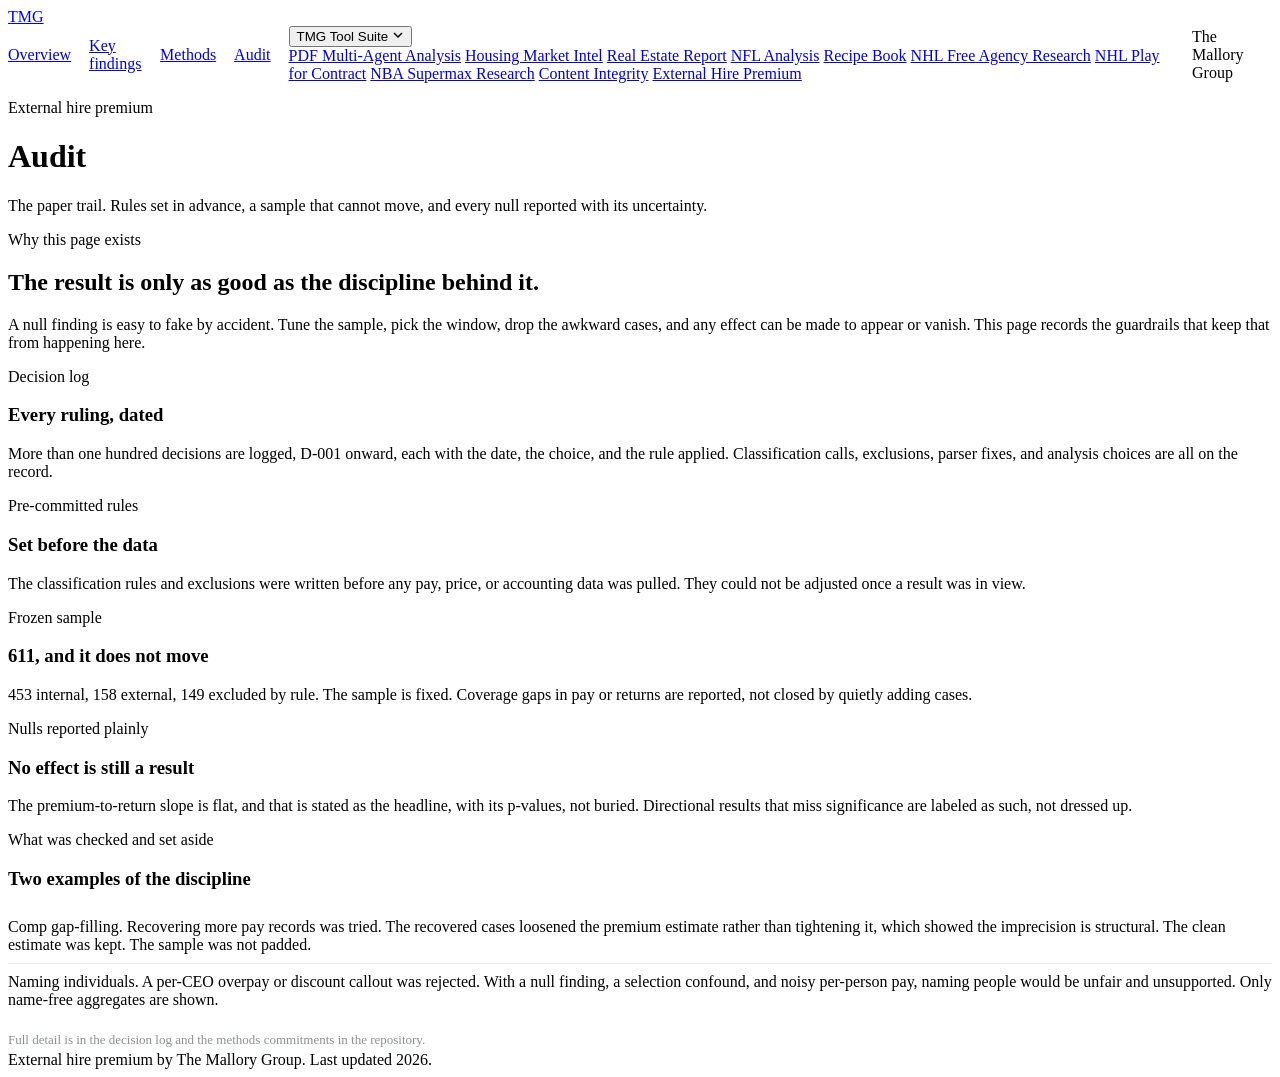
<file: site/site-audit-tmg.html>
<!doctype html>
<html lang="en">
<head>
<meta charset="utf-8">
<meta name="viewport" content="width=device-width, initial-scale=1">
<title>Audit | External hire premium</title>
<link rel="preconnect" href="https://fonts.googleapis.com">
<link rel="preconnect" href="https://fonts.gstatic.com" crossorigin>
<link href="https://fonts.googleapis.com/css2?family=Inter:wght@400;500&display=swap" rel="stylesheet">
<link rel="stylesheet" href="https://rmallorybpc.github.io/tmg-brand-guide/dist/tmg.css">
<style>
  .ehp-cap { font-size: 13px; color: rgba(45,52,54,0.55); margin: 12px 0 0; line-height: 1.6; }
  .ehp-list { margin: 8px 0 0; padding: 0; list-style: none; }
  .ehp-list li { padding: 9px 0; border-top: 1px solid rgba(45,52,54,0.08); }
  .ehp-list li:first-child { border-top: none; }
  .ehp-list b { font-weight: 500; }
  .ehp-eq { font-size: 14px; background: rgba(132,169,140,0.10); border-left: 3px solid var(--tmg-sage);
            padding: 10px 12px; border-radius: 6px; margin: 6px 0 4px; overflow-x: auto; }
  .ehp-eq b { font-weight: 500; }
  .ehp-res { font-size: 13px; color: var(--tmg-charcoal); margin: 0 0 4px; }
  .ehp-res b { font-weight: 500; color: var(--tmg-sage-hover); }
</style>
</head>
<body>

<nav class="tmg-nav" aria-label="Main">
  <a class="tmg-logo" href="index.html" aria-label="The Mallory Group home">
    <span>TM</span><span class="tmg-logo-divider" aria-hidden="true"></span><span>G</span>
  </a>
  <div style="display:flex;align-items:center;gap:18px">
    <a class="tmg-body-sm" href="index.html">Overview</a>
    <a class="tmg-body-sm" href="findings.html">Key findings</a>
    <a class="tmg-body-sm" href="methods.html">Methods</a>
    <a class="tmg-body-sm" href="audit.html">Audit</a>
    <div class="tmg-dropdown-wrap">
      <button class="tmg-dropdown-btn" id="toolBtn" aria-haspopup="true" aria-expanded="false">
        TMG Tool Suite
        <svg class="tmg-chevron" width="12" height="12" viewBox="0 0 12 12" aria-hidden="true"><path d="M2 4l4 4 4-4" stroke="currentColor" stroke-width="1.5" fill="none"/></svg>
      </button>
      <div class="tmg-dropdown-menu" id="toolMenu" role="menu">
        <a role="menuitem" target="_blank" rel="noreferrer" href="https://rmallorybpc.github.io/pdf-multi-agent-analysis/">PDF Multi-Agent Analysis</a>
        <a role="menuitem" target="_blank" rel="noreferrer" href="https://rmallorybpc.github.io/housing-market-intel/">Housing Market Intel</a>
        <a role="menuitem" target="_blank" rel="noreferrer" href="https://rmallorybpc.github.io/real-estate-report/">Real Estate Report</a>
        <a role="menuitem" target="_blank" rel="noreferrer" href="https://rmallorybpc.github.io/nflanalysis/dashboard/src/">NFL Analysis</a>
        <a role="menuitem" target="_blank" rel="noreferrer" href="https://rmallorybpc.github.io/recipes/">Recipe Book</a>
        <a role="menuitem" target="_blank" rel="noreferrer" href="https://rmallorybpc.github.io/nhl-free-agency-research/">NHL Free Agency Research</a>
        <a role="menuitem" target="_blank" rel="noreferrer" href="https://rmallorybpc.github.io/nhl-play-for-contract/">NHL Play for Contract</a>
        <a role="menuitem" target="_blank" rel="noreferrer" href="https://rmallorybpc.github.io/nba-research-project/">NBA Supermax Research</a>
        <a role="menuitem" target="_blank" rel="noreferrer" href="https://content-integrity-audit.pages.dev/">Content Integrity</a>
        <a role="menuitem" target="_blank" rel="noreferrer" href="https://rmallorybpc.github.io/external-hire-premium/">External Hire Premium</a>
      </div>
    </div>
    <span class="tmg-body-sm tmg-text-muted">The Mallory Group</span>
  </div>
</nav>

<div class="tmg-page"><div class="tmg-container">

    <header class="tmg-page-header">
      <p class="tmg-eyebrow">External hire premium</p>
      <h1 class="tmg-page-title">Audit</h1>
      <p class="tmg-page-desc">The paper trail. Rules set in advance, a sample that cannot move, and
        every null reported with its uncertainty.</p>
    </header>

    <div class="tmg-bento-grid">

      <section class="tmg-card-wide" aria-labelledby="a0">
        <p class="tmg-card-label">Why this page exists</p>
        <h2 id="a0" class="tmg-h2">The result is only as good as the discipline behind it.</h2>
        <p class="tmg-body">A null finding is easy to fake by accident. Tune the sample, pick the
          window, drop the awkward cases, and any effect can be made to appear or vanish. This page
          records the guardrails that keep that from happening here.</p>
      </section>

      <section class="tmg-card" aria-labelledby="a1">
        <p class="tmg-card-label">Decision log</p>
        <h3 id="a1" class="tmg-card-title">Every ruling, dated</h3>
        <p class="tmg-body">More than one hundred decisions are logged, D-001 onward, each with the
          date, the choice, and the rule applied. Classification calls, exclusions, parser fixes,
          and analysis choices are all on the record.</p>
      </section>

      <section class="tmg-card" aria-labelledby="a2">
        <p class="tmg-card-label">Pre-committed rules</p>
        <h3 id="a2" class="tmg-card-title">Set before the data</h3>
        <p class="tmg-body">The classification rules and exclusions were written before any pay,
          price, or accounting data was pulled. They could not be adjusted once a result was in view.</p>
      </section>

      <section class="tmg-card" aria-labelledby="a3">
        <p class="tmg-card-label">Frozen sample</p>
        <h3 id="a3" class="tmg-card-title">611, and it does not move</h3>
        <p class="tmg-body">453 internal, 158 external, 149 excluded by rule. The sample is fixed.
          Coverage gaps in pay or returns are reported, not closed by quietly adding cases.</p>
      </section>

      <section class="tmg-card" aria-labelledby="a4">
        <p class="tmg-card-label">Nulls reported plainly</p>
        <h3 id="a4" class="tmg-card-title">No effect is still a result</h3>
        <p class="tmg-body">The premium-to-return slope is flat, and that is stated as the
          headline, with its p-values, not buried. Directional results that miss significance are
          labeled as such, not dressed up.</p>
      </section>

      <section class="tmg-card-wide" aria-labelledby="a5">
        <p class="tmg-card-label">What was checked and set aside</p>
        <h3 id="a5" class="tmg-card-title">Two examples of the discipline</h3>
        <ul class="ehp-list tmg-body">
          <li><b>Comp gap-filling.</b> Recovering more pay records was tried. The recovered cases
            loosened the premium estimate rather than tightening it, which showed the imprecision is
            structural. The clean estimate was kept. The sample was not padded.</li>
          <li><b>Naming individuals.</b> A per-CEO overpay or discount callout was rejected. With a
            null finding, a selection confound, and noisy per-person pay, naming people would be
            unfair and unsupported. Only name-free aggregates are shown.</li>
        </ul>
        <p class="ehp-cap">Full detail is in the decision log and the methods commitments in the
          repository.</p>
      </section>

    </div>

  <footer class="tmg-footer">
    External hire premium by The Mallory Group. Last updated 2026.
  </footer>
</div></div>

<script>
  var btn = document.getElementById('toolBtn');
  var menu = document.getElementById('toolMenu');
  btn.addEventListener('click', function (e) {
    e.stopPropagation();
    var open = menu.classList.toggle('open');
    btn.classList.toggle('open', open);
    btn.setAttribute('aria-expanded', open ? 'true' : 'false');
  });
  document.addEventListener('click', function () {
    menu.classList.remove('open'); btn.classList.remove('open');
    btn.setAttribute('aria-expanded', 'false');
  });
</script>
</body>
</html>
</file>
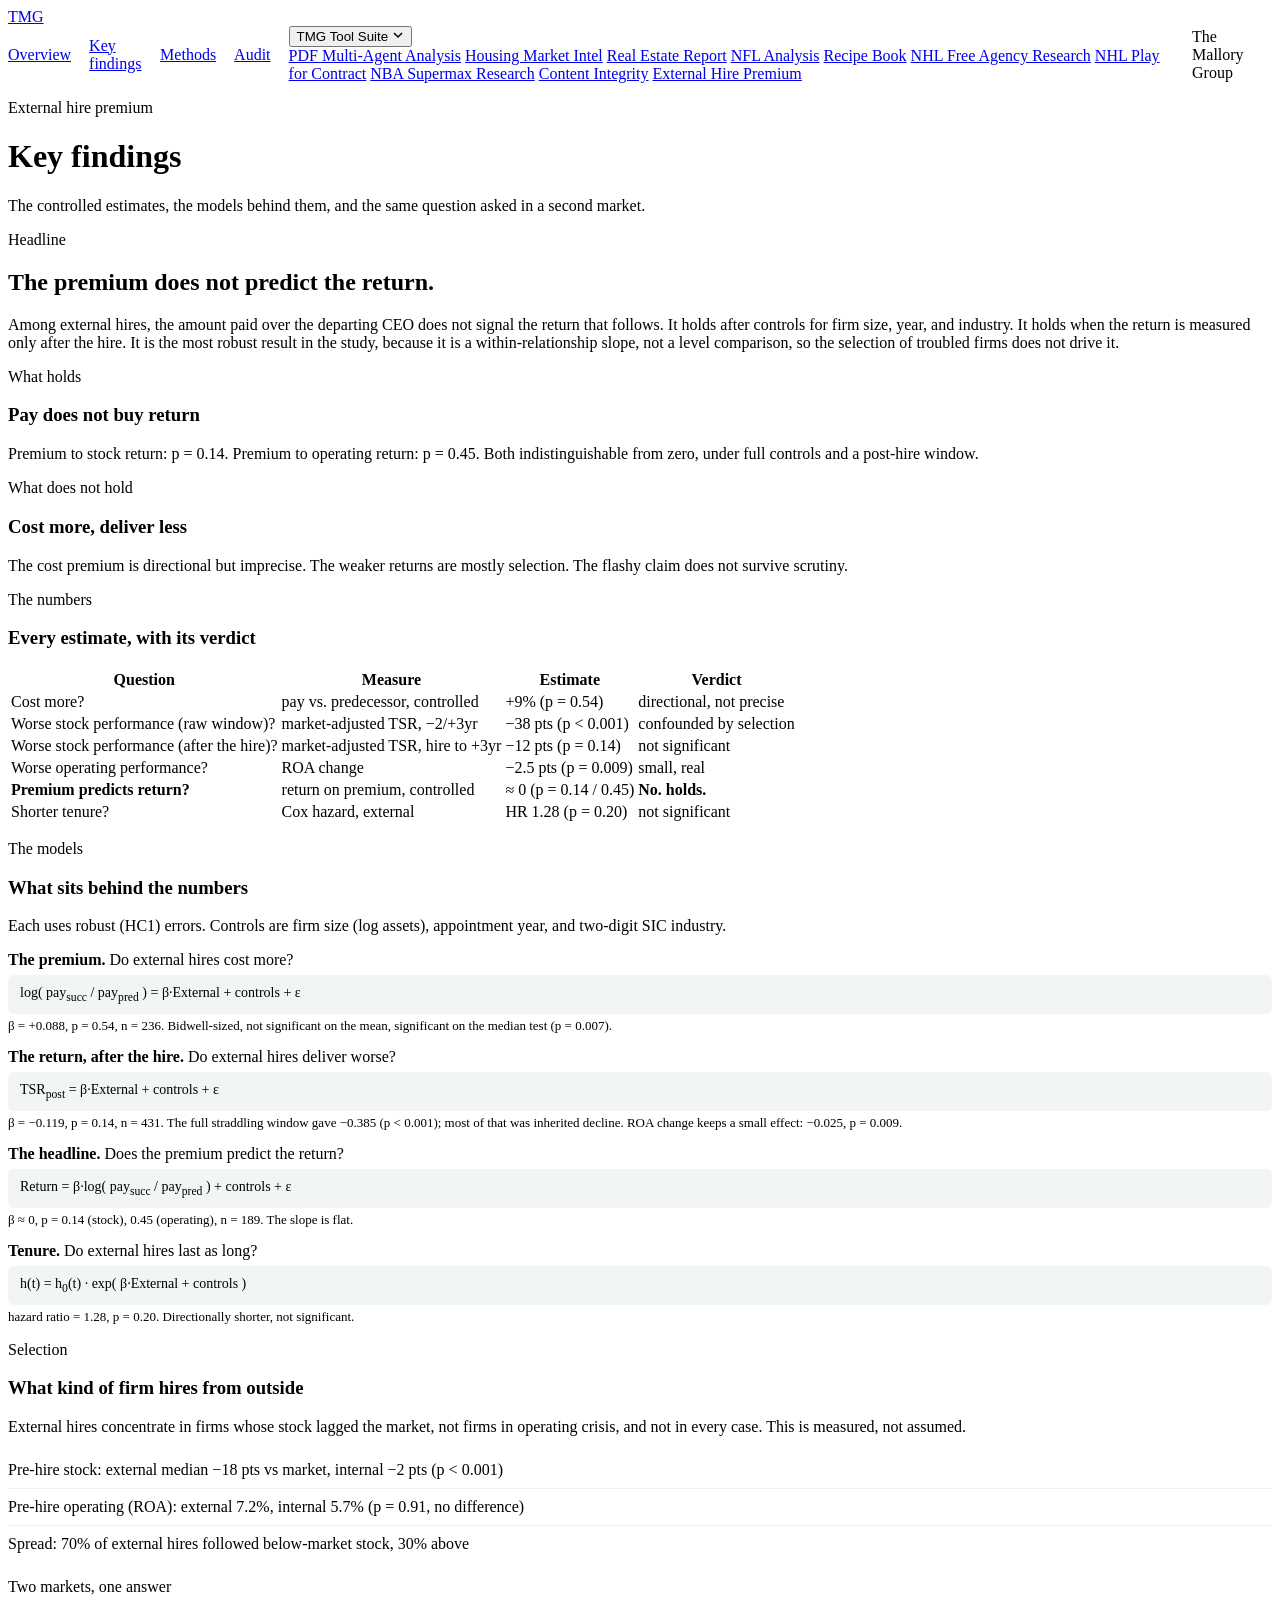
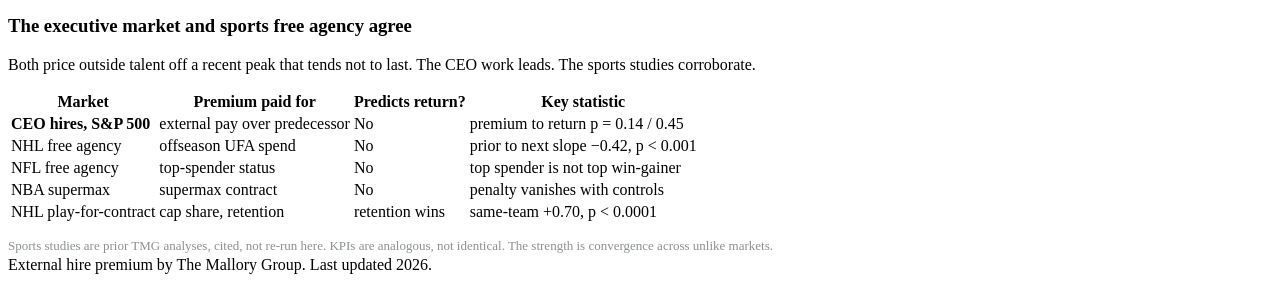
<file: site/site-findings-tmg.html>
<!doctype html>
<html lang="en">
<head>
<meta charset="utf-8">
<meta name="viewport" content="width=device-width, initial-scale=1">
<title>Key findings | External hire premium</title>
<link rel="preconnect" href="https://fonts.googleapis.com">
<link rel="preconnect" href="https://fonts.gstatic.com" crossorigin>
<link href="https://fonts.googleapis.com/css2?family=Inter:wght@400;500&display=swap" rel="stylesheet">
<link rel="stylesheet" href="https://rmallorybpc.github.io/tmg-brand-guide/dist/tmg.css">
<style>
  .ehp-cap { font-size: 13px; color: rgba(45,52,54,0.55); margin: 12px 0 0; line-height: 1.6; }
  .ehp-list { margin: 8px 0 0; padding: 0; list-style: none; }
  .ehp-list li { padding: 9px 0; border-top: 1px solid rgba(45,52,54,0.08); }
  .ehp-list li:first-child { border-top: none; }
  .ehp-list b { font-weight: 500; }
  .ehp-eq { font-size: 14px; background: rgba(132,169,140,0.10); border-left: 3px solid var(--tmg-sage);
            padding: 10px 12px; border-radius: 6px; margin: 6px 0 4px; overflow-x: auto; }
  .ehp-eq b { font-weight: 500; }
  .ehp-res { font-size: 13px; color: var(--tmg-charcoal); margin: 0 0 4px; }
  .ehp-res b { font-weight: 500; color: var(--tmg-sage-hover); }
</style>
</head>
<body>

<nav class="tmg-nav" aria-label="Main">
  <a class="tmg-logo" href="index.html" aria-label="The Mallory Group home">
    <span>TM</span><span class="tmg-logo-divider" aria-hidden="true"></span><span>G</span>
  </a>
  <div style="display:flex;align-items:center;gap:18px">
    <a class="tmg-body-sm" href="index.html">Overview</a>
    <a class="tmg-body-sm" href="findings.html">Key findings</a>
    <a class="tmg-body-sm" href="methods.html">Methods</a>
    <a class="tmg-body-sm" href="audit.html">Audit</a>
    <div class="tmg-dropdown-wrap">
      <button class="tmg-dropdown-btn" id="toolBtn" aria-haspopup="true" aria-expanded="false">
        TMG Tool Suite
        <svg class="tmg-chevron" width="12" height="12" viewBox="0 0 12 12" aria-hidden="true"><path d="M2 4l4 4 4-4" stroke="currentColor" stroke-width="1.5" fill="none"/></svg>
      </button>
      <div class="tmg-dropdown-menu" id="toolMenu" role="menu">
        <a role="menuitem" target="_blank" rel="noreferrer" href="https://rmallorybpc.github.io/pdf-multi-agent-analysis/">PDF Multi-Agent Analysis</a>
        <a role="menuitem" target="_blank" rel="noreferrer" href="https://rmallorybpc.github.io/housing-market-intel/">Housing Market Intel</a>
        <a role="menuitem" target="_blank" rel="noreferrer" href="https://rmallorybpc.github.io/real-estate-report/">Real Estate Report</a>
        <a role="menuitem" target="_blank" rel="noreferrer" href="https://rmallorybpc.github.io/nflanalysis/dashboard/src/">NFL Analysis</a>
        <a role="menuitem" target="_blank" rel="noreferrer" href="https://rmallorybpc.github.io/recipes/">Recipe Book</a>
        <a role="menuitem" target="_blank" rel="noreferrer" href="https://rmallorybpc.github.io/nhl-free-agency-research/">NHL Free Agency Research</a>
        <a role="menuitem" target="_blank" rel="noreferrer" href="https://rmallorybpc.github.io/nhl-play-for-contract/">NHL Play for Contract</a>
        <a role="menuitem" target="_blank" rel="noreferrer" href="https://rmallorybpc.github.io/nba-research-project/">NBA Supermax Research</a>
        <a role="menuitem" target="_blank" rel="noreferrer" href="https://content-integrity-audit.pages.dev/">Content Integrity</a>
        <a role="menuitem" target="_blank" rel="noreferrer" href="https://rmallorybpc.github.io/external-hire-premium/">External Hire Premium</a>
      </div>
    </div>
    <span class="tmg-body-sm tmg-text-muted">The Mallory Group</span>
  </div>
</nav>

<div class="tmg-page"><div class="tmg-container">

    <header class="tmg-page-header">
      <p class="tmg-eyebrow">External hire premium</p>
      <h1 class="tmg-page-title">Key findings</h1>
      <p class="tmg-page-desc">The controlled estimates, the models behind them, and the same
        question asked in a second market.</p>
    </header>

    <div class="tmg-bento-grid">

      <section class="tmg-card-wide" aria-labelledby="f0">
        <p class="tmg-card-label">Headline</p>
        <h2 id="f0" class="tmg-h2">The premium does not predict the return.</h2>
        <p class="tmg-body">Among external hires, the amount paid over the departing CEO does not
          signal the return that follows. It holds after controls for firm size, year, and
          industry. It holds when the return is measured only after the hire. It is the most
          robust result in the study, because it is a within-relationship slope, not a level
          comparison, so the selection of troubled firms does not drive it.</p>
      </section>

      <section class="tmg-card" aria-labelledby="f1">
        <p class="tmg-card-label">What holds</p>
        <h3 id="f1" class="tmg-card-title">Pay does not buy return</h3>
        <p class="tmg-body">Premium to stock return: p = 0.14. Premium to operating return:
          p = 0.45. Both indistinguishable from zero, under full controls and a post-hire window.</p>
      </section>

      <section class="tmg-card" aria-labelledby="f2">
        <p class="tmg-card-label">What does not hold</p>
        <h3 id="f2" class="tmg-card-title">Cost more, deliver less</h3>
        <p class="tmg-body">The cost premium is directional but imprecise. The weaker returns are
          mostly selection. The flashy claim does not survive scrutiny.</p>
      </section>

      <section class="tmg-card-wide" aria-labelledby="f3">
        <p class="tmg-card-label">The numbers</p>
        <h3 id="f3" class="tmg-card-title">Every estimate, with its verdict</h3>
        <table class="tmg-table">
          <thead><tr><th scope="col">Question</th><th scope="col">Measure</th><th scope="col">Estimate</th><th scope="col">Verdict</th></tr></thead>
          <tbody>
            <tr><td>Cost more?</td><td>pay vs. predecessor, controlled</td><td>+9% (p = 0.54)</td><td>directional, not precise</td></tr>
            <tr><td>Worse stock performance (raw window)?</td><td>market-adjusted TSR, &#8722;2/+3yr</td><td>&#8722;38 pts (p &lt; 0.001)</td><td>confounded by selection</td></tr>
            <tr><td>Worse stock performance (after the hire)?</td><td>market-adjusted TSR, hire to +3yr</td><td>&#8722;12 pts (p = 0.14)</td><td>not significant</td></tr>
            <tr><td>Worse operating performance?</td><td>ROA change</td><td>&#8722;2.5 pts (p = 0.009)</td><td>small, real</td></tr>
            <tr><td><b>Premium predicts return?</b></td><td>return on premium, controlled</td><td>&#8776; 0 (p = 0.14 / 0.45)</td><td><b>No. holds.</b></td></tr>
            <tr><td>Shorter tenure?</td><td>Cox hazard, external</td><td>HR 1.28 (p = 0.20)</td><td>not significant</td></tr>
          </tbody>
        </table>
      </section>

      <section class="tmg-card-wide" aria-labelledby="f4">
        <p class="tmg-card-label">The models</p>
        <h3 id="f4" class="tmg-card-title">What sits behind the numbers</h3>
        <p class="tmg-body">Each uses robust (HC1) errors. Controls are firm size (log assets),
          appointment year, and two-digit SIC industry.</p>

        <p class="tmg-body" style="margin-bottom:2px"><b>The premium.</b> Do external hires cost more?</p>
        <div class="ehp-eq">log( pay<sub>succ</sub> / pay<sub>pred</sub> ) = <b>&#946;</b>&#183;External + controls + &#949;</div>
        <p class="ehp-res"><b>&#946; = +0.088</b>, p = 0.54, n = 236. Bidwell-sized, not significant on the mean, significant on the median test (p = 0.007).</p>

        <p class="tmg-body" style="margin:14px 0 2px"><b>The return, after the hire.</b> Do external hires deliver worse?</p>
        <div class="ehp-eq">TSR<sub>post</sub> = <b>&#946;</b>&#183;External + controls + &#949;</div>
        <p class="ehp-res"><b>&#946; = &#8722;0.119</b>, p = 0.14, n = 431. The full straddling window gave &#8722;0.385 (p &lt; 0.001); most of that was inherited decline. ROA change keeps a small effect: &#8722;0.025, p = 0.009.</p>

        <p class="tmg-body" style="margin:14px 0 2px"><b>The headline.</b> Does the premium predict the return?</p>
        <div class="ehp-eq">Return = <b>&#946;</b>&#183;log( pay<sub>succ</sub> / pay<sub>pred</sub> ) + controls + &#949;</div>
        <p class="ehp-res"><b>&#946; &#8776; 0</b>, p = 0.14 (stock), 0.45 (operating), n = 189. The slope is flat.</p>

        <p class="tmg-body" style="margin:14px 0 2px"><b>Tenure.</b> Do external hires last as long?</p>
        <div class="ehp-eq">h(t) = h<sub>0</sub>(t) &#183; exp( <b>&#946;</b>&#183;External + controls )</div>
        <p class="ehp-res">hazard ratio = <b>1.28</b>, p = 0.20. Directionally shorter, not significant.</p>
      </section>

      <section class="tmg-card-wide" aria-labelledby="f5">
        <p class="tmg-card-label">Selection</p>
        <h3 id="f5" class="tmg-card-title">What kind of firm hires from outside</h3>
        <p class="tmg-body">External hires concentrate in firms whose stock lagged the market, not
          firms in operating crisis, and not in every case. This is measured, not assumed.</p>
        <ul class="ehp-list tmg-body">
          <li><b>Pre-hire stock:</b> external median &#8722;18 pts vs market, internal &#8722;2 pts (p &lt; 0.001)</li>
          <li><b>Pre-hire operating (ROA):</b> external 7.2%, internal 5.7% (p = 0.91, no difference)</li>
          <li><b>Spread:</b> 70% of external hires followed below-market stock, 30% above</li>
        </ul>
      </section>

      <section class="tmg-card-wide" aria-labelledby="f6">
        <p class="tmg-card-label">Two markets, one answer</p>
        <h3 id="f6" class="tmg-card-title">The executive market and sports free agency agree</h3>
        <p class="tmg-body">Both price outside talent off a recent peak that tends not to last. The
          CEO work leads. The sports studies corroborate.</p>
        <table class="tmg-table">
          <thead><tr><th scope="col">Market</th><th scope="col">Premium paid for</th><th scope="col">Predicts return?</th><th scope="col">Key statistic</th></tr></thead>
          <tbody>
            <tr><td><b>CEO hires, S&P 500</b></td><td>external pay over predecessor</td><td>No</td><td>premium to return p = 0.14 / 0.45</td></tr>
            <tr><td>NHL free agency</td><td>offseason UFA spend</td><td>No</td><td>prior to next slope &#8722;0.42, p &lt; 0.001</td></tr>
            <tr><td>NFL free agency</td><td>top-spender status</td><td>No</td><td>top spender is not top win-gainer</td></tr>
            <tr><td>NBA supermax</td><td>supermax contract</td><td>No</td><td>penalty vanishes with controls</td></tr>
            <tr><td>NHL play-for-contract</td><td>cap share, retention</td><td>retention wins</td><td>same-team +0.70, p &lt; 0.0001</td></tr>
          </tbody>
        </table>
        <p class="ehp-cap">Sports studies are prior TMG analyses, cited, not re-run here. KPIs are
          analogous, not identical. The strength is convergence across unlike markets.</p>
      </section>

    </div>

  <footer class="tmg-footer">
    External hire premium by The Mallory Group. Last updated 2026.
  </footer>
</div></div>

<script>
  var btn = document.getElementById('toolBtn');
  var menu = document.getElementById('toolMenu');
  btn.addEventListener('click', function (e) {
    e.stopPropagation();
    var open = menu.classList.toggle('open');
    btn.classList.toggle('open', open);
    btn.setAttribute('aria-expanded', open ? 'true' : 'false');
  });
  document.addEventListener('click', function () {
    menu.classList.remove('open'); btn.classList.remove('open');
    btn.setAttribute('aria-expanded', 'false');
  });
</script>
</body>
</html>
</file>
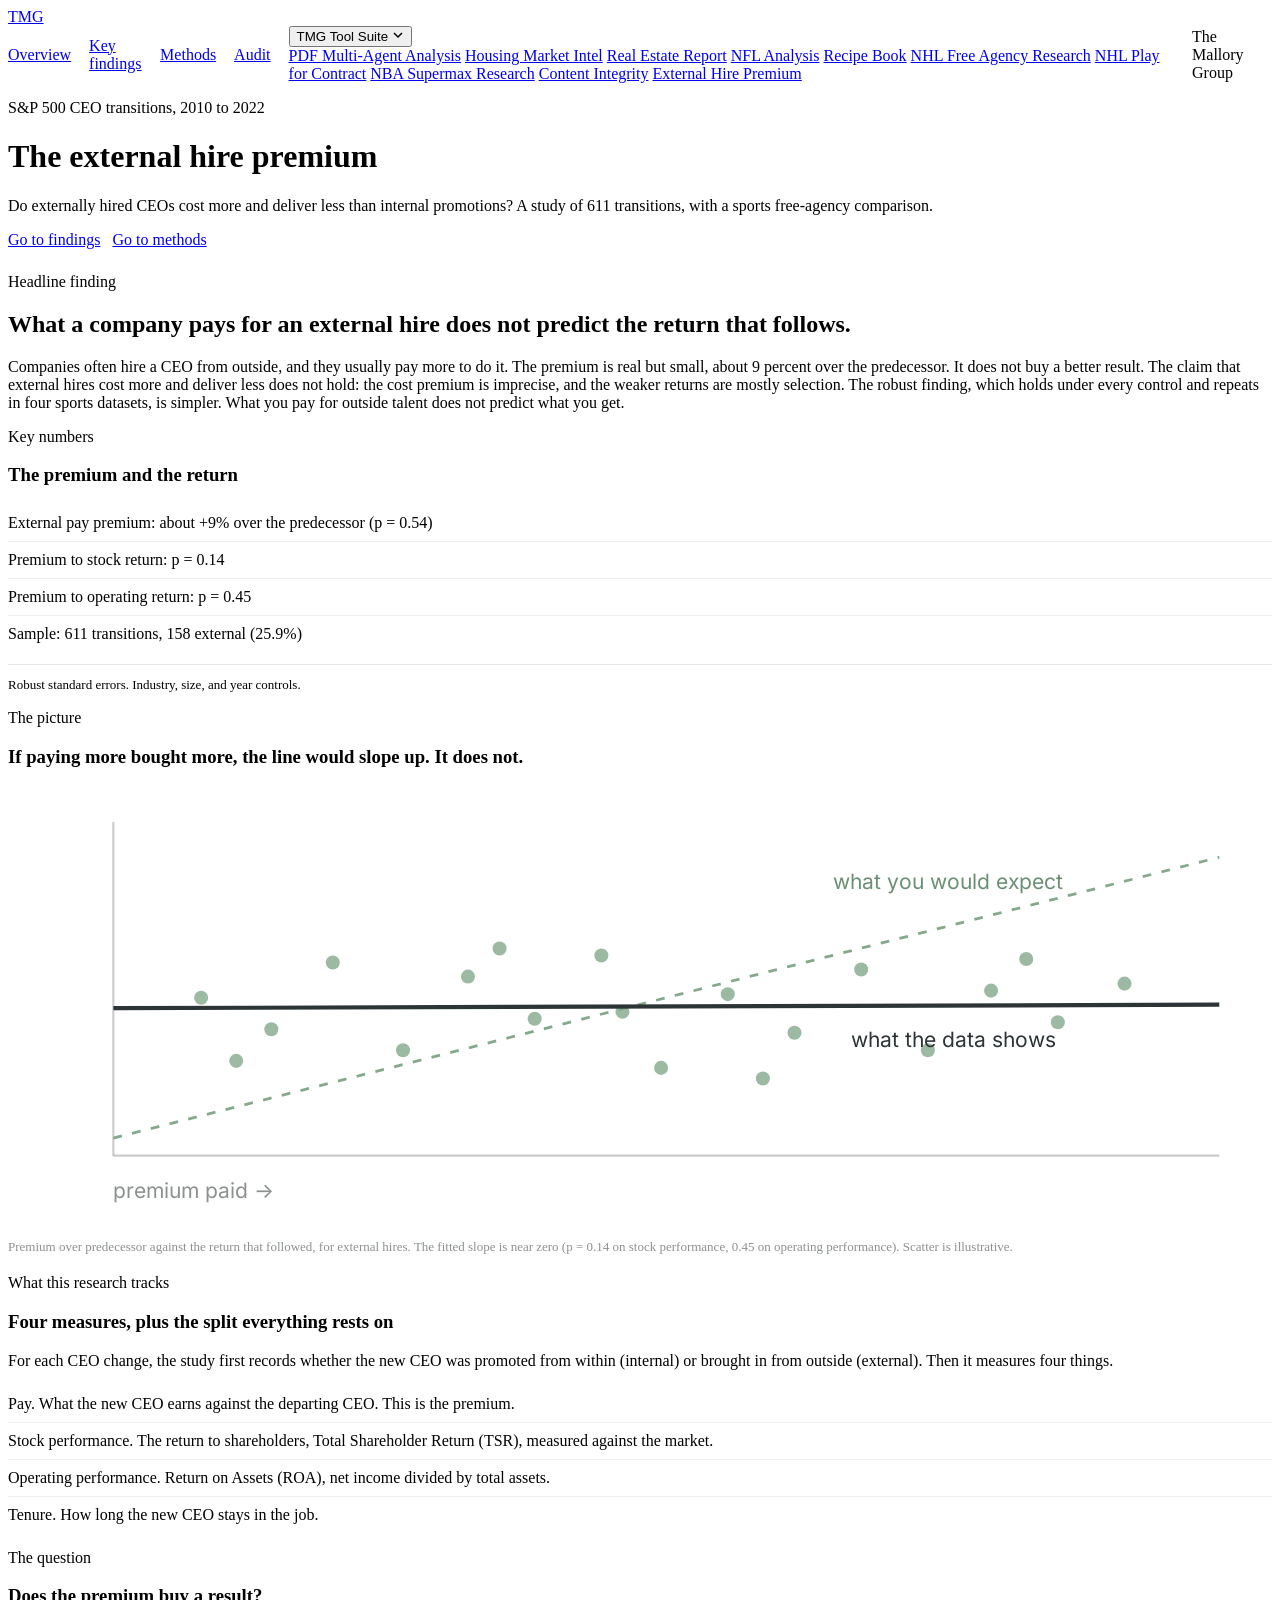
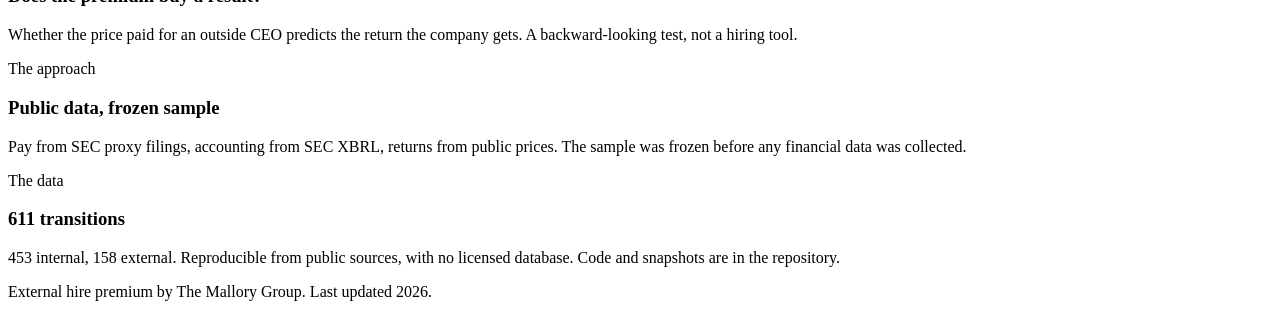
<file: site/site-index-tmg.html>
<!doctype html>
<html lang="en">
<head>
<meta charset="utf-8">
<meta name="viewport" content="width=device-width, initial-scale=1">
<title>External hire premium</title>
<link rel="preconnect" href="https://fonts.googleapis.com">
<link rel="preconnect" href="https://fonts.gstatic.com" crossorigin>
<link href="https://fonts.googleapis.com/css2?family=Inter:wght@400;500&display=swap" rel="stylesheet">
<link rel="stylesheet" href="https://rmallorybpc.github.io/tmg-brand-guide/dist/tmg.css">
<style>
  /* page-local only: the signature chart and a few content helpers. all colors from TMG tokens. */
  .ehp-chart { width: 100%; height: auto; display: block; }
  .ehp-cap { font-size: 13px; color: rgba(45,52,54,0.55); margin: 12px 0 0; line-height: 1.6; }
  .ehp-stat { font-size: 13px; color: var(--tmg-charcoal); margin-top: 12px; padding-top: 12px;
              border-top: 1px solid rgba(45,52,54,0.10); }
  .ehp-list { margin: 8px 0 0; padding: 0; list-style: none; }
  .ehp-list li { padding: 9px 0; border-top: 1px solid rgba(45,52,54,0.08); }
  .ehp-list li:first-child { border-top: none; }
  .ehp-list b { font-weight: 500; }
  .ehp-eq { font-size: 14px; background: rgba(132,169,140,0.10); border-left: 3px solid var(--tmg-sage);
            padding: 10px 12px; border-radius: 6px; margin: 6px 0; overflow-x: auto; }
  .ehp-btnrow { display: flex; gap: 12px; flex-wrap: wrap; margin: 4px 0 24px; }
</style>
</head>
<body>

<!-- TMG navigation -->
<nav class="tmg-nav" aria-label="Main">
  <a class="tmg-logo" href="https://rmallorybpc.github.io/external-hire-premium/" aria-label="The Mallory Group home">
    <span>TM</span><span class="tmg-logo-divider" aria-hidden="true"></span><span>G</span>
  </a>
  <div style="display:flex;align-items:center;gap:18px">
    <a class="tmg-body-sm" href="index.html">Overview</a>
    <a class="tmg-body-sm" href="findings.html">Key findings</a>
    <a class="tmg-body-sm" href="methods.html">Methods</a>
    <a class="tmg-body-sm" href="audit.html">Audit</a>
    <div class="tmg-dropdown-wrap">
      <button class="tmg-dropdown-btn" id="toolBtn" aria-haspopup="true" aria-expanded="false">
        TMG Tool Suite
        <svg class="tmg-chevron" width="12" height="12" viewBox="0 0 12 12" aria-hidden="true"><path d="M2 4l4 4 4-4" stroke="currentColor" stroke-width="1.5" fill="none"/></svg>
      </button>
      <div class="tmg-dropdown-menu" id="toolMenu" role="menu">
        <a role="menuitem" target="_blank" rel="noreferrer" href="https://rmallorybpc.github.io/pdf-multi-agent-analysis/">PDF Multi-Agent Analysis</a>
        <a role="menuitem" target="_blank" rel="noreferrer" href="https://rmallorybpc.github.io/housing-market-intel/">Housing Market Intel</a>
        <a role="menuitem" target="_blank" rel="noreferrer" href="https://rmallorybpc.github.io/real-estate-report/">Real Estate Report</a>
        <a role="menuitem" target="_blank" rel="noreferrer" href="https://rmallorybpc.github.io/nflanalysis/dashboard/src/">NFL Analysis</a>
        <a role="menuitem" target="_blank" rel="noreferrer" href="https://rmallorybpc.github.io/recipes/">Recipe Book</a>
        <a role="menuitem" target="_blank" rel="noreferrer" href="https://rmallorybpc.github.io/nhl-free-agency-research/">NHL Free Agency Research</a>
        <a role="menuitem" target="_blank" rel="noreferrer" href="https://rmallorybpc.github.io/nhl-play-for-contract/">NHL Play for Contract</a>
        <a role="menuitem" target="_blank" rel="noreferrer" href="https://rmallorybpc.github.io/nba-research-project/">NBA Supermax Research</a>
        <a role="menuitem" target="_blank" rel="noreferrer" href="https://content-integrity-audit.pages.dev/">Content Integrity</a>
        <a role="menuitem" target="_blank" rel="noreferrer" href="https://rmallorybpc.github.io/external-hire-premium/">External Hire Premium</a>
      </div>
    </div>
    <span class="tmg-body-sm tmg-text-muted">The Mallory Group</span>
  </div>
</nav>

<div class="tmg-page">
  <div class="tmg-container">

    <header class="tmg-page-header">
      <p class="tmg-eyebrow">S&P 500 CEO transitions, 2010 to 2022</p>
      <h1 class="tmg-page-title">The external hire premium</h1>
      <p class="tmg-page-desc">Do externally hired CEOs cost more and deliver less than internal
        promotions? A study of 611 transitions, with a sports free-agency comparison.</p>
    </header>

    <div class="ehp-btnrow">
      <a class="tmg-btn" href="findings.html">Go to findings</a>
      <a class="tmg-btn-ghost" href="methods.html">Go to methods</a>
    </div>

    <div class="tmg-bento-grid">

      <!-- headline finding -->
      <section class="tmg-card-wide" aria-labelledby="hl">
        <p class="tmg-card-label">Headline finding</p>
        <h2 id="hl" class="tmg-h2">What a company pays for an external hire does not predict the
          return that follows.</h2>
        <p class="tmg-body">Companies often hire a CEO from outside, and they usually pay more to
          do it. The premium is real but small, about 9 percent over the predecessor. It does not
          buy a better result. The claim that external hires cost more and deliver less does not
          hold: the cost premium is imprecise, and the weaker returns are mostly selection. The
          robust finding, which holds under every control and repeats in four sports datasets, is
          simpler. What you pay for outside talent does not predict what you get.</p>
      </section>

      <!-- key numbers -->
      <section class="tmg-card" aria-labelledby="kn">
        <p class="tmg-card-label">Key numbers</p>
        <h3 id="kn" class="tmg-card-title">The premium and the return</h3>
        <ul class="ehp-list tmg-body-sm">
          <li><b>External pay premium:</b> about +9% over the predecessor (p = 0.54)</li>
          <li><b>Premium to stock return:</b> p = 0.14</li>
          <li><b>Premium to operating return:</b> p = 0.45</li>
          <li><b>Sample:</b> 611 transitions, 158 external (25.9%)</li>
        </ul>
        <p class="ehp-stat tmg-text-muted">Robust standard errors. Industry, size, and year controls.</p>
      </section>

      <!-- the picture -->
      <section class="tmg-card-wide" aria-labelledby="pic">
        <p class="tmg-card-label">The picture</p>
        <h3 id="pic" class="tmg-card-title">If paying more bought more, the line would slope up. It does not.</h3>
        <svg class="ehp-chart" viewBox="0 0 720 250" role="img" aria-label="Premium paid versus return delivered. The fitted line is flat, near zero.">
          <line x1="60" y1="20" x2="60" y2="210" stroke="rgba(45,52,54,0.25)" stroke-width="1.2"/>
          <line x1="60" y1="210" x2="690" y2="210" stroke="rgba(45,52,54,0.25)" stroke-width="1.2"/>
          <text x="60" y="234" fill="rgba(45,52,54,0.55)" font-family="Inter" font-size="12">premium paid →</text>
          <text x="16" y="30" fill="rgba(45,52,54,0.55)" font-family="Inter" font-size="12" transform="rotate(-90 22,120)">return delivered →</text>
          <line x1="60" y1="200" x2="690" y2="40" stroke="#84A98C" stroke-width="1.6" stroke-dasharray="5 6"/>
          <text x="470" y="58" fill="#6B8F74" font-family="Inter" font-size="12">what you would expect</text>
          <g fill="#84A98C" opacity="0.8">
            <circle cx="110" cy="120" r="4"/><circle cx="150" cy="138" r="4"/><circle cx="185" cy="100" r="4"/>
            <circle cx="225" cy="150" r="4"/><circle cx="262" cy="108" r="4"/><circle cx="300" cy="132" r="4"/>
            <circle cx="338" cy="96" r="4"/><circle cx="372" cy="160" r="4"/><circle cx="410" cy="118" r="4"/>
            <circle cx="448" cy="140" r="4"/><circle cx="486" cy="104" r="4"/><circle cx="524" cy="150" r="4"/>
            <circle cx="560" cy="116" r="4"/><circle cx="598" cy="134" r="4"/><circle cx="636" cy="112" r="4"/>
            <circle cx="130" cy="156" r="4"/><circle cx="280" cy="92" r="4"/><circle cx="430" cy="166" r="4"/>
            <circle cx="580" cy="98" r="4"/><circle cx="350" cy="128" r="4"/>
          </g>
          <line x1="60" y1="126" x2="690" y2="124" stroke="#2D3436" stroke-width="2.4"/>
          <text x="480" y="148" fill="#2D3436" font-family="Inter" font-size="12">what the data shows</text>
        </svg>
        <p class="ehp-cap">Premium over predecessor against the return that followed, for external
          hires. The fitted slope is near zero (p = 0.14 on stock performance, 0.45 on operating
          performance). Scatter is illustrative.</p>
      </section>

      <!-- what it tracks -->
      <section class="tmg-card-wide" aria-labelledby="tr">
        <p class="tmg-card-label">What this research tracks</p>
        <h3 id="tr" class="tmg-card-title">Four measures, plus the split everything rests on</h3>
        <p class="tmg-body">For each CEO change, the study first records whether the new CEO was
          promoted from within (internal) or brought in from outside (external). Then it measures
          four things.</p>
        <ul class="ehp-list tmg-body">
          <li><b>Pay.</b> What the new CEO earns against the departing CEO. This is the premium.</li>
          <li><b>Stock performance.</b> The return to shareholders, Total Shareholder Return (TSR),
            measured against the market.</li>
          <li><b>Operating performance.</b> Return on Assets (ROA), net income divided by total assets.</li>
          <li><b>Tenure.</b> How long the new CEO stays in the job.</li>
        </ul>
      </section>

      <!-- question / approach / data -->
      <section class="tmg-card" aria-labelledby="q1">
        <p class="tmg-card-label">The question</p>
        <h3 id="q1" class="tmg-card-title">Does the premium buy a result?</h3>
        <p class="tmg-body">Whether the price paid for an outside CEO predicts the return the company
          gets. A backward-looking test, not a hiring tool.</p>
      </section>
      <section class="tmg-card" aria-labelledby="q2">
        <p class="tmg-card-label">The approach</p>
        <h3 id="q2" class="tmg-card-title">Public data, frozen sample</h3>
        <p class="tmg-body">Pay from SEC proxy filings, accounting from SEC XBRL, returns from public
          prices. The sample was frozen before any financial data was collected.</p>
      </section>
      <section class="tmg-card" aria-labelledby="q3">
        <p class="tmg-card-label">The data</p>
        <h3 id="q3" class="tmg-card-title">611 transitions</h3>
        <p class="tmg-body">453 internal, 158 external. Reproducible from public sources, with no
          licensed database. Code and snapshots are in the repository.</p>
      </section>

    </div>

    <footer class="tmg-footer">
      External hire premium by The Mallory Group. Last updated 2026.
    </footer>

  </div>
</div>

<script>
  var btn = document.getElementById('toolBtn');
  var menu = document.getElementById('toolMenu');
  btn.addEventListener('click', function (e) {
    e.stopPropagation();
    var open = menu.classList.toggle('open');
    btn.classList.toggle('open', open);
    btn.setAttribute('aria-expanded', open ? 'true' : 'false');
  });
  document.addEventListener('click', function () {
    menu.classList.remove('open'); btn.classList.remove('open');
    btn.setAttribute('aria-expanded', 'false');
  });
</script>
</body>
</html>
</file>
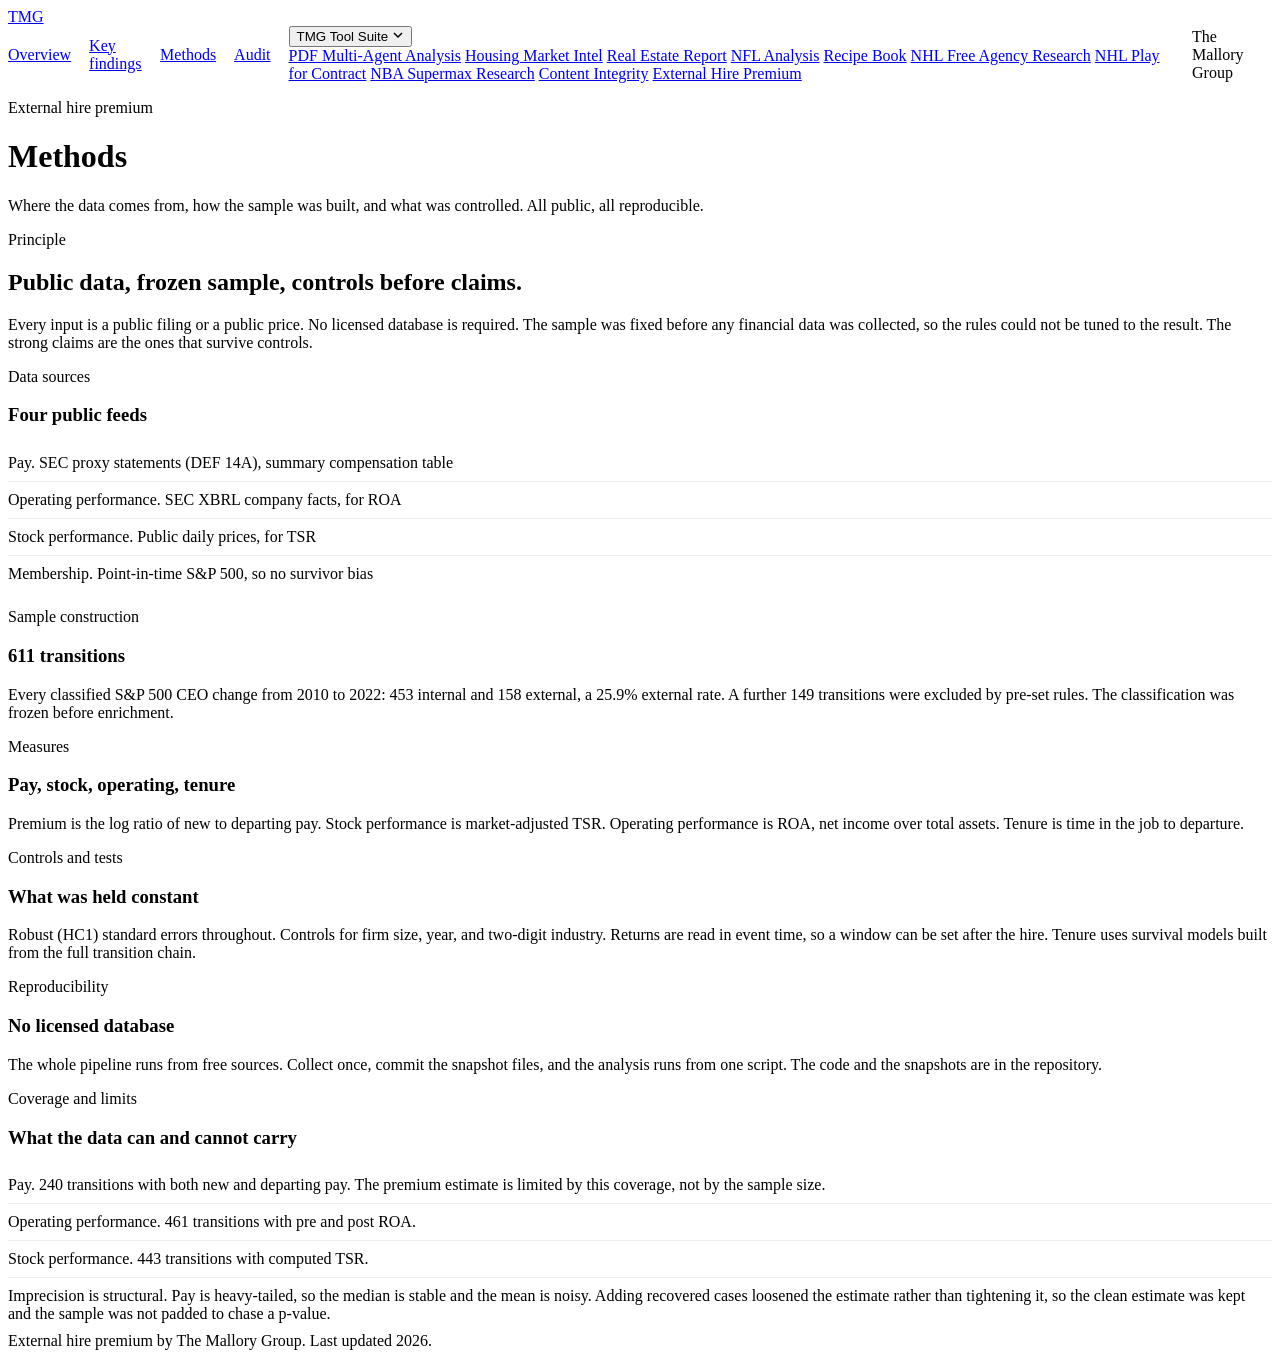
<file: site/site-methods-tmg.html>
<!doctype html>
<html lang="en">
<head>
<meta charset="utf-8">
<meta name="viewport" content="width=device-width, initial-scale=1">
<title>Methods | External hire premium</title>
<link rel="preconnect" href="https://fonts.googleapis.com">
<link rel="preconnect" href="https://fonts.gstatic.com" crossorigin>
<link href="https://fonts.googleapis.com/css2?family=Inter:wght@400;500&display=swap" rel="stylesheet">
<link rel="stylesheet" href="https://rmallorybpc.github.io/tmg-brand-guide/dist/tmg.css">
<style>
  .ehp-cap { font-size: 13px; color: rgba(45,52,54,0.55); margin: 12px 0 0; line-height: 1.6; }
  .ehp-list { margin: 8px 0 0; padding: 0; list-style: none; }
  .ehp-list li { padding: 9px 0; border-top: 1px solid rgba(45,52,54,0.08); }
  .ehp-list li:first-child { border-top: none; }
  .ehp-list b { font-weight: 500; }
  .ehp-eq { font-size: 14px; background: rgba(132,169,140,0.10); border-left: 3px solid var(--tmg-sage);
            padding: 10px 12px; border-radius: 6px; margin: 6px 0 4px; overflow-x: auto; }
  .ehp-eq b { font-weight: 500; }
  .ehp-res { font-size: 13px; color: var(--tmg-charcoal); margin: 0 0 4px; }
  .ehp-res b { font-weight: 500; color: var(--tmg-sage-hover); }
</style>
</head>
<body>

<nav class="tmg-nav" aria-label="Main">
  <a class="tmg-logo" href="index.html" aria-label="The Mallory Group home">
    <span>TM</span><span class="tmg-logo-divider" aria-hidden="true"></span><span>G</span>
  </a>
  <div style="display:flex;align-items:center;gap:18px">
    <a class="tmg-body-sm" href="index.html">Overview</a>
    <a class="tmg-body-sm" href="findings.html">Key findings</a>
    <a class="tmg-body-sm" href="methods.html">Methods</a>
    <a class="tmg-body-sm" href="audit.html">Audit</a>
    <div class="tmg-dropdown-wrap">
      <button class="tmg-dropdown-btn" id="toolBtn" aria-haspopup="true" aria-expanded="false">
        TMG Tool Suite
        <svg class="tmg-chevron" width="12" height="12" viewBox="0 0 12 12" aria-hidden="true"><path d="M2 4l4 4 4-4" stroke="currentColor" stroke-width="1.5" fill="none"/></svg>
      </button>
      <div class="tmg-dropdown-menu" id="toolMenu" role="menu">
        <a role="menuitem" target="_blank" rel="noreferrer" href="https://rmallorybpc.github.io/pdf-multi-agent-analysis/">PDF Multi-Agent Analysis</a>
        <a role="menuitem" target="_blank" rel="noreferrer" href="https://rmallorybpc.github.io/housing-market-intel/">Housing Market Intel</a>
        <a role="menuitem" target="_blank" rel="noreferrer" href="https://rmallorybpc.github.io/real-estate-report/">Real Estate Report</a>
        <a role="menuitem" target="_blank" rel="noreferrer" href="https://rmallorybpc.github.io/nflanalysis/dashboard/src/">NFL Analysis</a>
        <a role="menuitem" target="_blank" rel="noreferrer" href="https://rmallorybpc.github.io/recipes/">Recipe Book</a>
        <a role="menuitem" target="_blank" rel="noreferrer" href="https://rmallorybpc.github.io/nhl-free-agency-research/">NHL Free Agency Research</a>
        <a role="menuitem" target="_blank" rel="noreferrer" href="https://rmallorybpc.github.io/nhl-play-for-contract/">NHL Play for Contract</a>
        <a role="menuitem" target="_blank" rel="noreferrer" href="https://rmallorybpc.github.io/nba-research-project/">NBA Supermax Research</a>
        <a role="menuitem" target="_blank" rel="noreferrer" href="https://content-integrity-audit.pages.dev/">Content Integrity</a>
        <a role="menuitem" target="_blank" rel="noreferrer" href="https://rmallorybpc.github.io/external-hire-premium/">External Hire Premium</a>
      </div>
    </div>
    <span class="tmg-body-sm tmg-text-muted">The Mallory Group</span>
  </div>
</nav>

<div class="tmg-page"><div class="tmg-container">

    <header class="tmg-page-header">
      <p class="tmg-eyebrow">External hire premium</p>
      <h1 class="tmg-page-title">Methods</h1>
      <p class="tmg-page-desc">Where the data comes from, how the sample was built, and what was
        controlled. All public, all reproducible.</p>
    </header>

    <div class="tmg-bento-grid">

      <section class="tmg-card-wide" aria-labelledby="m0">
        <p class="tmg-card-label">Principle</p>
        <h2 id="m0" class="tmg-h2">Public data, frozen sample, controls before claims.</h2>
        <p class="tmg-body">Every input is a public filing or a public price. No licensed database
          is required. The sample was fixed before any financial data was collected, so the rules
          could not be tuned to the result. The strong claims are the ones that survive controls.</p>
      </section>

      <section class="tmg-card" aria-labelledby="m1">
        <p class="tmg-card-label">Data sources</p>
        <h3 id="m1" class="tmg-card-title">Four public feeds</h3>
        <ul class="ehp-list tmg-body-sm">
          <li><b>Pay.</b> SEC proxy statements (DEF 14A), summary compensation table</li>
          <li><b>Operating performance.</b> SEC XBRL company facts, for ROA</li>
          <li><b>Stock performance.</b> Public daily prices, for TSR</li>
          <li><b>Membership.</b> Point-in-time S&P 500, so no survivor bias</li>
        </ul>
      </section>

      <section class="tmg-card" aria-labelledby="m2">
        <p class="tmg-card-label">Sample construction</p>
        <h3 id="m2" class="tmg-card-title">611 transitions</h3>
        <p class="tmg-body">Every classified S&P 500 CEO change from 2010 to 2022: 453 internal and
          158 external, a 25.9% external rate. A further 149 transitions were excluded by
          pre-set rules. The classification was frozen before enrichment.</p>
      </section>

      <section class="tmg-card" aria-labelledby="m3">
        <p class="tmg-card-label">Measures</p>
        <h3 id="m3" class="tmg-card-title">Pay, stock, operating, tenure</h3>
        <p class="tmg-body">Premium is the log ratio of new to departing pay. Stock performance is
          market-adjusted TSR. Operating performance is ROA, net income over total assets. Tenure
          is time in the job to departure.</p>
      </section>

      <section class="tmg-card" aria-labelledby="m4">
        <p class="tmg-card-label">Controls and tests</p>
        <h3 id="m4" class="tmg-card-title">What was held constant</h3>
        <p class="tmg-body">Robust (HC1) standard errors throughout. Controls for firm size, year,
          and two-digit industry. Returns are read in event time, so a window can be set after the
          hire. Tenure uses survival models built from the full transition chain.</p>
      </section>

      <section class="tmg-card" aria-labelledby="m5">
        <p class="tmg-card-label">Reproducibility</p>
        <h3 id="m5" class="tmg-card-title">No licensed database</h3>
        <p class="tmg-body">The whole pipeline runs from free sources. Collect once, commit the
          snapshot files, and the analysis runs from one script. The code and the snapshots are in
          the repository.</p>
      </section>

      <section class="tmg-card-wide" aria-labelledby="m6">
        <p class="tmg-card-label">Coverage and limits</p>
        <h3 id="m6" class="tmg-card-title">What the data can and cannot carry</h3>
        <ul class="ehp-list tmg-body">
          <li><b>Pay.</b> 240 transitions with both new and departing pay. The premium estimate is
            limited by this coverage, not by the sample size.</li>
          <li><b>Operating performance.</b> 461 transitions with pre and post ROA.</li>
          <li><b>Stock performance.</b> 443 transitions with computed TSR.</li>
          <li><b>Imprecision is structural.</b> Pay is heavy-tailed, so the median is stable and the
            mean is noisy. Adding recovered cases loosened the estimate rather than tightening it,
            so the clean estimate was kept and the sample was not padded to chase a p-value.</li>
        </ul>
      </section>

    </div>

  <footer class="tmg-footer">
    External hire premium by The Mallory Group. Last updated 2026.
  </footer>
</div></div>

<script>
  var btn = document.getElementById('toolBtn');
  var menu = document.getElementById('toolMenu');
  btn.addEventListener('click', function (e) {
    e.stopPropagation();
    var open = menu.classList.toggle('open');
    btn.classList.toggle('open', open);
    btn.setAttribute('aria-expanded', open ? 'true' : 'false');
  });
  document.addEventListener('click', function () {
    menu.classList.remove('open'); btn.classList.remove('open');
    btn.setAttribute('aria-expanded', 'false');
  });
</script>
</body>
</html>
</file>
<file: site/tmg.css>
/* ============================================================
   TMG Design System — The Mallory Group
   dist/tmg.css — v2.0

   CDN usage (add to every repo <head>):
   <link rel="stylesheet" href="https://rmallorybpc.github.io/tmg-brand-guide/dist/tmg.css">

   Google Font (add above the CSS link):
   <link rel="preconnect" href="https://fonts.googleapis.com">
   <link href="https://fonts.googleapis.com/css2?family=Inter:wght@400;500&display=swap" rel="stylesheet">
   ============================================================ */


/* ── 1. Tokens ─────────────────────────────────────────────── */
:root {
  /* Palette */
  --tmg-cream:        #FDFCF0;
  --tmg-charcoal:     #2D3436;
  --tmg-sage:         #84A98C;
  --tmg-sage-hover:   #6B8F74;
  --tmg-white:        #FFFFFF;

  /* Semantic */
  --tmg-bg:           var(--tmg-cream);
  --tmg-text:         var(--tmg-charcoal);
  --tmg-accent:       var(--tmg-sage);
  --tmg-surface:      var(--tmg-white);

  /* Status */
  --tmg-success:      #2E8540;
  --tmg-warning:      #C47F00;
  --tmg-error:        #B00020;

  /* Borders */
  --tmg-border:       1px solid rgba(45, 52, 54, 0.12);
  --tmg-border-hover: 1px solid rgba(132, 169, 140, 0.50);

  /* Radii */
  --tmg-bento-radius: 16px;
  --tmg-nav-radius:   8px;
  --tmg-btn-radius:   8px;

  /* Spacing */
  --tmg-gap:          24px;
  --tmg-gap-sm:       12px;

  /* Elevation */
  --tmg-shadow-sm:    0 1px 3px rgba(45, 52, 54, 0.08);
  --tmg-shadow-md:    0 2px 8px rgba(45, 52, 54, 0.10);
}


/* ── 2. Reset & base ───────────────────────────────────────── */
*, *::before, *::after { box-sizing: border-box; }

body {
  background: var(--tmg-bg);
  color: var(--tmg-text);
  font-family: Inter, -apple-system, BlinkMacSystemFont, "Segoe UI", Roboto, "Helvetica Neue", Arial, sans-serif;
  font-size: 16px;
  line-height: 1.7;
  margin: 0;
}

:focus-visible {
  outline: 3px solid rgba(132, 169, 140, 0.40);
  outline-offset: 2px;
}

.sr-only {
  position: absolute; width: 1px; height: 1px; padding: 0;
  margin: -1px; overflow: hidden; clip: rect(0,0,0,0);
  white-space: nowrap; border: 0;
}


/* ── 3. Typography ─────────────────────────────────────────── */
.tmg-eyebrow    { font-size: 13px;  font-weight: 500; letter-spacing: 0.08em; text-transform: uppercase; color: var(--tmg-sage); margin: 0 0 4px; }
.tmg-h1         { font-size: 28px;  font-weight: 500; line-height: 1.3; color: var(--tmg-charcoal); margin: 0 0 8px; }
.tmg-h2         { font-size: 20px;  font-weight: 500; line-height: 1.3; color: var(--tmg-charcoal); margin: 0 0 6px; }
.tmg-h3         { font-size: 16px;  font-weight: 500; line-height: 1.3; color: var(--tmg-charcoal); margin: 0 0 6px; }
.tmg-body       { font-size: 16px;  font-weight: 400; line-height: 1.7; color: var(--tmg-charcoal); }
.tmg-body-sm    { font-size: 13px;  font-weight: 400; color: var(--tmg-charcoal); }
.tmg-label      { font-size: 13px;  font-weight: 500; color: var(--tmg-charcoal); }
.tmg-label-caps { font-size: 12px;  font-weight: 500; letter-spacing: 0.06em; text-transform: uppercase; color: rgba(45,52,54,0.50); }
.tmg-metric     { font-size: 28px;  font-weight: 500; color: var(--tmg-charcoal); }
.tmg-text-muted { color: rgba(45, 52, 54, 0.55); }
.tmg-text-accent{ color: var(--tmg-sage); }


/* ── 4. Navigation ─────────────────────────────────────────── */
.tmg-nav {
  position: sticky; top: 0; z-index: 100;
  background: var(--tmg-white); border-bottom: var(--tmg-border);
  padding: 0 24px; height: 56px;
  display: flex; align-items: center; justify-content: space-between;
}

.tmg-logo {
  display: flex; align-items: center;
  font-size: 17px; font-weight: 500; letter-spacing: 0.02em;
  color: var(--tmg-charcoal); text-decoration: none;
}

.tmg-logo-divider {
  width: 2px; height: 20px;
  background: var(--tmg-sage); border-radius: 2px; margin: 0 1px;
}

.tmg-dropdown-wrap { position: relative; }

.tmg-dropdown-btn {
  background: transparent; border: 1px solid rgba(45,52,54,0.20);
  border-radius: var(--tmg-btn-radius); padding: 7px 14px;
  font-size: 13px; font-weight: 500; color: var(--tmg-charcoal);
  cursor: pointer; display: inline-flex; align-items: center; gap: 6px;
  font-family: inherit; transition: background 0.15s;
}
.tmg-dropdown-btn:hover,
.tmg-dropdown-btn.open          { background: rgba(132,169,140,0.10); }
.tmg-dropdown-btn:focus-visible { outline: 3px solid rgba(132,169,140,0.35); outline-offset: 2px; }

.tmg-chevron { transition: transform 0.2s; flex-shrink: 0; }
.tmg-dropdown-btn.open .tmg-chevron { transform: rotate(180deg); }

.tmg-dropdown-menu {
  display: none; position: absolute; right: 0; top: calc(100% + 6px);
  background: var(--tmg-white); border: var(--tmg-border);
  border-radius: 10px; padding: 6px; min-width: 220px;
  z-index: 200; box-shadow: var(--tmg-shadow-md);
}
.tmg-dropdown-menu.open { display: block; }

.tmg-dropdown-menu a {
  display: block; padding: 8px 12px; border-radius: 6px;
  font-size: 13px; color: var(--tmg-charcoal); text-decoration: none;
  transition: background 0.12s, color 0.12s;
}
.tmg-dropdown-menu a:hover          { background: rgba(132,169,140,0.12); color: var(--tmg-sage-hover); }
.tmg-dropdown-menu a:focus-visible  { outline: 2px solid var(--tmg-sage); outline-offset: -2px; border-radius: 6px; }


/* ── 5. Layout ─────────────────────────────────────────────── */
.tmg-page {
  background: var(--tmg-bg);
  min-height: 100vh;
  padding: var(--tmg-gap);
}

.tmg-container {
  max-width: 1280px;
  margin: 0 auto;
}

.tmg-bento-grid {
  display: grid;
  grid-template-columns: repeat(auto-fit, minmax(280px, 1fr));
  gap: var(--tmg-gap);
}

.tmg-page-header { margin-bottom: var(--tmg-gap); }
.tmg-page-title  { font-size: 28px; font-weight: 500; color: var(--tmg-charcoal); margin: 0 0 8px; line-height: 1.3; }
.tmg-page-desc   { font-size: 15px; color: rgba(45,52,54,0.60); margin: 0; }

.tmg-footer {
  padding: 20px 24px; text-align: center;
  font-size: 13px; color: rgba(45,52,54,0.50);
  border-top: var(--tmg-border); margin-top: var(--tmg-gap);
}

.tmg-footer a {
  color: var(--tmg-charcoal);
  margin-left: 8px;
  text-decoration-color: rgba(45,52,54,0.35);
}

.tmg-footer a:hover {
  text-decoration-color: var(--tmg-charcoal);
}


/* ── 6. Cards ──────────────────────────────────────────────── */
.tmg-card {
  background: var(--tmg-white);
  border: var(--tmg-border);
  border-radius: var(--tmg-bento-radius);
  padding: 20px;
}

.tmg-card-wide {
  background: var(--tmg-white);
  border: var(--tmg-border);
  border-radius: var(--tmg-bento-radius);
  padding: 24px;
  grid-column: 1 / -1;
}

.tmg-card-label { font-size: 12px; font-weight: 500; text-transform: uppercase; letter-spacing: 0.06em; color: rgba(45,52,54,0.50); margin: 0 0 8px; }
.tmg-card-title { font-size: 16px; font-weight: 500; color: var(--tmg-charcoal); margin: 0 0 14px; }
.tmg-card-value { font-size: 28px; font-weight: 500; color: var(--tmg-charcoal); margin: 0 0 4px; }
.tmg-card-sub   { font-size: 12px; color: var(--tmg-sage); margin: 0; }
.tmg-trend-up   { color: var(--tmg-success); font-size: 13px; font-weight: 500; }
.tmg-trend-down { color: var(--tmg-error);   font-size: 13px; font-weight: 500; }


/* ── 7. Buttons ────────────────────────────────────────────── */
.tmg-btn {
  background: var(--tmg-charcoal); color: var(--tmg-white);
  border: none; border-radius: var(--tmg-btn-radius);
  padding: 10px 16px; font-size: 13px; font-weight: 500;
  cursor: pointer; display: inline-flex; align-items: center; gap: 6px;
  font-family: inherit; transition: background 0.15s;
}
.tmg-btn:hover          { background: #3D4446; }
.tmg-btn:active         { transform: scale(0.98); }
.tmg-btn:focus-visible  { outline: 3px solid rgba(45,52,54,0.20); outline-offset: 2px; }

.tmg-btn-ghost {
  background: transparent; color: var(--tmg-charcoal);
  border: 1px solid rgba(45,52,54,0.20); border-radius: var(--tmg-btn-radius);
  padding: 10px 16px; font-size: 13px; font-weight: 500;
  cursor: pointer; display: inline-flex; align-items: center; gap: 6px;
  font-family: inherit; transition: border-color 0.15s, color 0.15s;
}
.tmg-btn-ghost:hover         { border-color: var(--tmg-sage); color: var(--tmg-sage-hover); }
.tmg-btn-ghost:active        { transform: scale(0.98); }
.tmg-btn-ghost:focus-visible { outline: 3px solid rgba(132,169,140,0.35); outline-offset: 2px; }


/* ── 8. Tables ─────────────────────────────────────────────── */
.tmg-table { width: 100%; border-collapse: collapse; font-size: 13px; }

.tmg-table th {
  background: rgba(132,169,140,0.15); color: var(--tmg-charcoal);
  font-weight: 500; font-size: 12px; text-transform: uppercase;
  letter-spacing: 0.04em; padding: 9px 14px; text-align: left;
  border-bottom: 1px solid rgba(132,169,140,0.25);
}

.tmg-table td {
  padding: 9px 14px;
  border-bottom: 1px solid rgba(45,52,54,0.07);
  color: var(--tmg-charcoal);
}

.tmg-table tr:last-child td { border-bottom: none; }
.tmg-table tr:hover td      { background: rgba(132,169,140,0.04); }


/* ── 9. Form inputs ────────────────────────────────────────── */
.tmg-input,
.tmg-select,
.tmg-textarea {
  width: 100%; background: var(--tmg-white); color: var(--tmg-charcoal);
  border: var(--tmg-border); border-radius: var(--tmg-btn-radius);
  padding: 9px 12px; font-size: 14px; font-family: inherit;
  transition: border-color 0.15s, box-shadow 0.15s; box-sizing: border-box;
}
.tmg-input:focus,
.tmg-select:focus,
.tmg-textarea:focus {
  outline: none; border-color: var(--tmg-sage);
  box-shadow: 0 0 0 3px rgba(132,169,140,0.15);
}
.tmg-input::placeholder { color: rgba(45,52,54,0.35); }

.tmg-field-label {
  display: block; font-size: 13px; font-weight: 500;
  color: var(--tmg-charcoal); margin-bottom: 6px;
}

/* ── 10. External hire premium shared styles ─────────────── */
.ehp-nav-links {
  display: grid;
  grid-template-columns: 1fr auto;
  align-items: center;
  gap: 18px;
  width: 100%;
  margin-left: 24px;
}

.ehp-nav-center {
  display: flex;
  align-items: center;
  justify-content: center;
  gap: 18px;
}

.ehp-nav-meta {
  display: flex;
  align-items: center;
  gap: 18px;
}

.ehp-nav-link {
  text-decoration: none;
  color: var(--tmg-charcoal);
  padding: 6px 2px;
  border-bottom: 2px solid transparent;
  transition: color 0.15s, border-color 0.15s;
}

.ehp-nav-link:hover {
  color: var(--tmg-sage-hover);
}

.ehp-nav-link.is-active {
  color: var(--tmg-sage-hover);
  border-bottom-color: var(--tmg-sage);
}

.ehp-brand-lockup {
  white-space: nowrap;
}

.ehp-chart { width: 100%; height: auto; display: block; }

.ehp-cap {
  font-size: 13px;
  color: rgba(45,52,54,0.55);
  margin: 12px 0 0;
  line-height: 1.6;
}

.ehp-stat {
  font-size: 13px;
  color: var(--tmg-charcoal);
  margin-top: 12px;
  padding-top: 12px;
  border-top: 1px solid rgba(45,52,54,0.10);
}

.ehp-list {
  margin: 8px 0 0;
  padding: 0;
  list-style: none;
}

.ehp-list li {
  padding: 9px 0;
  border-top: 1px solid rgba(45,52,54,0.08);
}

.ehp-list li:first-child {
  border-top: none;
}

.ehp-list b,
.ehp-eq b,
.ehp-res b {
  font-weight: 500;
}

.ehp-eq {
  font-size: 14px;
  background: rgba(132,169,140,0.10);
  border-left: 3px solid var(--tmg-sage);
  padding: 10px 12px;
  border-radius: 6px;
  margin: 6px 0 4px;
  overflow-x: auto;
}

.ehp-res {
  font-size: 13px;
  color: var(--tmg-charcoal);
  margin: 0 0 4px;
}

.ehp-res b {
  color: var(--tmg-sage-hover);
}

.ehp-btnrow {
  display: flex;
  gap: 12px;
  flex-wrap: wrap;
  margin: 4px 0 24px;
}

.ehp-keynumbers {
  grid-column: span 2;
}

.ehp-keynumbers .tmg-card-title,
.ehp-keynumbers .ehp-list li,
.ehp-keynumbers .ehp-stat {
  white-space: nowrap;
}

.ehp-findings-focus {
  grid-column: span 2;
}

@media (max-width: 980px) {
  .tmg-nav {
    height: auto;
    min-height: 56px;
    flex-wrap: wrap;
    gap: 8px 12px;
    padding: 8px 16px;
  }

  .ehp-nav-links {
    width: 100%;
    grid-template-columns: 1fr;
    gap: 8px;
    margin-left: 0;
  }

  .ehp-nav-center {
    justify-content: flex-start;
    flex-wrap: wrap;
    gap: 8px 14px;
  }

  .ehp-nav-meta {
    justify-content: space-between;
    flex-wrap: wrap;
    gap: 8px 14px;
  }

  .ehp-brand-lockup {
    margin-left: 0;
  }

  .ehp-keynumbers {
    grid-column: 1 / -1;
    overflow-x: auto;
  }

  .ehp-findings-focus {
    grid-column: 1 / -1;
  }
}
</file>
